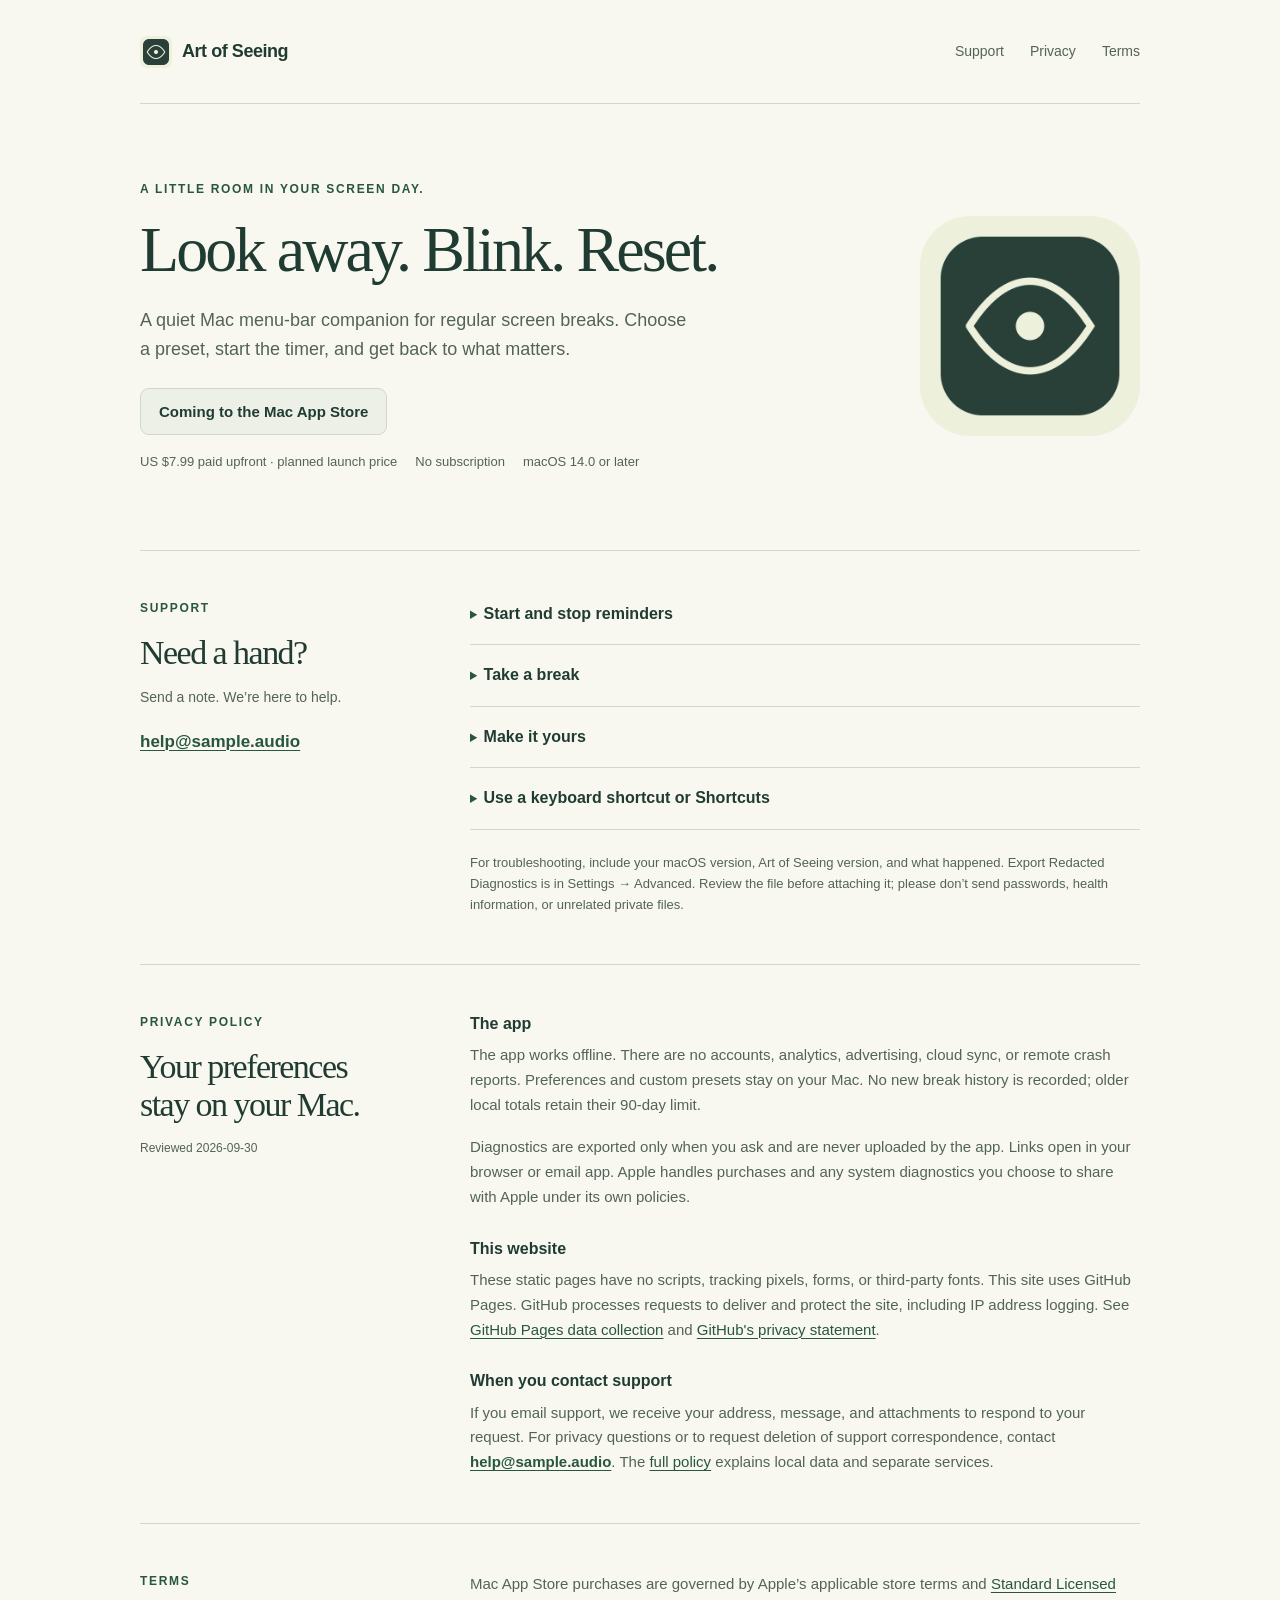
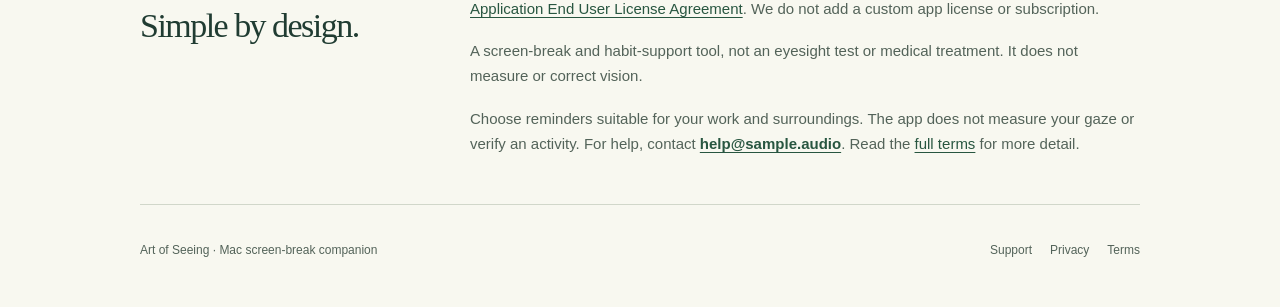
<file: index.html>
<!doctype html>
<html lang="en"><head><meta charset="utf-8"><meta name="viewport" content="width=device-width,initial-scale=1"><title>Art of Seeing — Support &amp; Privacy</title><meta name="description" content="A quiet Mac menu-bar companion for regular screen breaks."><meta name="robots" content="index, follow"><meta name="color-scheme" content="light dark"><meta name="referrer" content="no-referrer"><meta http-equiv="Content-Security-Policy" content="default-src 'none'; style-src 'self'; img-src 'self'; font-src 'self'; base-uri 'none'; form-action 'none'"><meta property="og:type" content="website"><meta property="og:title" content="Art of Seeing"><meta property="og:description" content="A quiet Mac menu-bar companion for regular screen breaks."><link rel="canonical" href="https://jentler.github.io/Art-of-Seeing-support/"><meta property="og:url" content="https://jentler.github.io/Art-of-Seeing-support/"><meta property="og:image" content="https://jentler.github.io/Art-of-Seeing-support/assets/social.png"><link rel="icon" type="image/svg+xml" href="assets/identity.svg"><link rel="stylesheet" href="assets/style.css"></head>
<body><a class="skip" href="#main">Skip to content</a><header class="site-header"><a class="brand" href="index.html" aria-label="Art of Seeing home"><img src="assets/app-icon.png" alt="" width="32" height="32"><span>Art of Seeing</span></a><nav aria-label="Main navigation"><a href="#support">Support</a><a href="#privacy">Privacy</a><a href="#terms">Terms</a></nav></header><main id="main" tabindex="-1"><section class="intro" aria-labelledby="intro-title">
  <div>
    <p class="eyebrow">A little room in your screen day.</p>
    <h1 id="intro-title" data-claim="C001">Look away. Blink. Reset.</h1>
    <p class="lead"><span data-claim="C002">A quiet Mac menu-bar companion for regular screen breaks.</span> Choose a preset, start the timer, and get back to what matters.</p>
    <div class="actions"><span class="availability">Coming to the Mac App Store</span></div>
    <ul class="product-facts" aria-label="Price and requirements"><li><span data-claim="legal.price">US $7.99 paid upfront · planned launch price</span></li><li>No subscription</li><li>macOS 14.0 or later</li></ul>
  </div>
  <img class="hero-icon" src="assets/app-icon.png" width="220" height="220" alt="Art of Seeing’s eye on an ivory and deep green app icon">
</section>
<section id="support" class="content-section" aria-labelledby="support-title">
  <div class="section-heading"><p class="eyebrow">Support</p><h2 id="support-title">Need a hand?</h2><p>Send a note. We’re here to help.</p><p class="contact"><a class="email-link" href="mailto:help@sample.audio">help@sample.audio</a></p></div>
  <div class="section-body help-list">
    <details><summary>Start and stop reminders</summary><p>Click the eye in your menu bar, choose a preset, then click Start. The countdown tells you when your next break is due. Stop leaves reminders inactive; Reset Timer starts a fresh interval. Pause offers 30 minutes, one hour, or until the next local midnight. Quitting Art of Seeing stops reminders.</p></details>
    <details><summary>Take a break</summary><p>When a break is ready, choose Start Break or Skip. Take a Break Now starts your routine immediately. Finish Early ends a running break; I’m Back starts the next work interval after a finished break. In the app’s Guide, use Try beside an activity to try it on its own. See the <a href="guide.html">guide</a> for the controls and activities.</p></details>
    <details><summary>Make it yours</summary><p>Choose 20–20–20, Gentle, or Focus, or create a routine in Settings → Presets. General contains break-window position, preparation, sound, and return behavior. Launch at Login and starting the last preset on launch are separate choices, both off by default. Settings save automatically.</p></details>
    <details><summary>Use a keyboard shortcut or Shortcuts</summary><p>Choose a global shortcut in Settings → Automation to start or stop from another app. None is assigned by default, and no Accessibility permission is needed. Open Shortcuts from the same pane to use Start Reminders, Stop Reminders, Reset Timer, or Get Status.</p></details>
    <p class="support-note">For troubleshooting, include your macOS version, Art of Seeing version, and what happened. Export Redacted Diagnostics is in Settings → Advanced. Review the file before attaching it; please don’t send passwords, health information, or unrelated private files.</p>
  </div>
</section>
<section id="privacy" class="content-section" aria-labelledby="privacy-title">
  <div class="section-heading"><p class="eyebrow">Privacy Policy</p><h2 id="privacy-title">Your preferences stay on your Mac.</h2><p class="updated">Reviewed 2026-09-30</p></div>
  <div class="section-body policy-copy">
    <h3>The app</h3><p><span data-claim="C004">The app works offline.</span> There are no accounts, analytics, advertising, cloud sync, or remote crash reports. Preferences and custom presets stay on your Mac. No new break history is recorded; older local totals retain their 90-day limit.</p><p>Diagnostics are exported only when you ask and are never uploaded by the app. Links open in your browser or email app. Apple handles purchases and any system diagnostics you choose to share with Apple under its own policies.</p>
    <h3>This website</h3><p>These static pages have no scripts, tracking pixels, forms, or third-party fonts. This site uses GitHub Pages. GitHub processes requests to deliver and protect the site, including IP address logging. See <a href="https://docs.github.com/en/pages/getting-started-with-github-pages/what-is-github-pages#data-collection">GitHub Pages data collection</a> and <a href="https://docs.github.com/en/site-policy/privacy-policies/github-general-privacy-statement">GitHub's privacy statement</a>.</p>
    <h3>When you contact support</h3><p>If you email support, we receive your address, message, and attachments to respond to your request. For privacy questions or to request deletion of support correspondence, contact <a class="email-link" href="mailto:help@sample.audio">help@sample.audio</a>. The <a href="privacy.html">full policy</a> explains local data and separate services.</p>
  </div>
</section>
<section id="terms" class="content-section" aria-labelledby="terms-title">
  <div class="section-heading"><p class="eyebrow">Terms</p><h2 id="terms-title">Simple by design.</h2></div>
  <div class="section-body policy-copy">
    <p>Mac App Store purchases are governed by Apple’s applicable store terms and <a href="https://www.apple.com/legal/internet-services/itunes/dev/stdeula/">Standard Licensed Application End User License Agreement</a>. We do not add a custom app license or subscription.</p>
    <p data-claim="C006">A screen-break and habit-support tool, not an eyesight test or medical treatment. It does not measure or correct vision.</p><p>Choose reminders suitable for your work and surroundings. The app does not measure your gaze or verify an activity. For help, contact <a class="email-link" href="mailto:help@sample.audio">help@sample.audio</a>. Read the <a href="terms.html">full terms</a> for more detail.</p>
  </div>
</section>
</main><footer class="site-footer"><span>Art of Seeing · Mac screen-break companion</span><nav aria-label="Footer navigation"><a href="#support">Support</a><a href="#privacy">Privacy</a><a href="#terms">Terms</a></nav></footer></body></html>
</file>
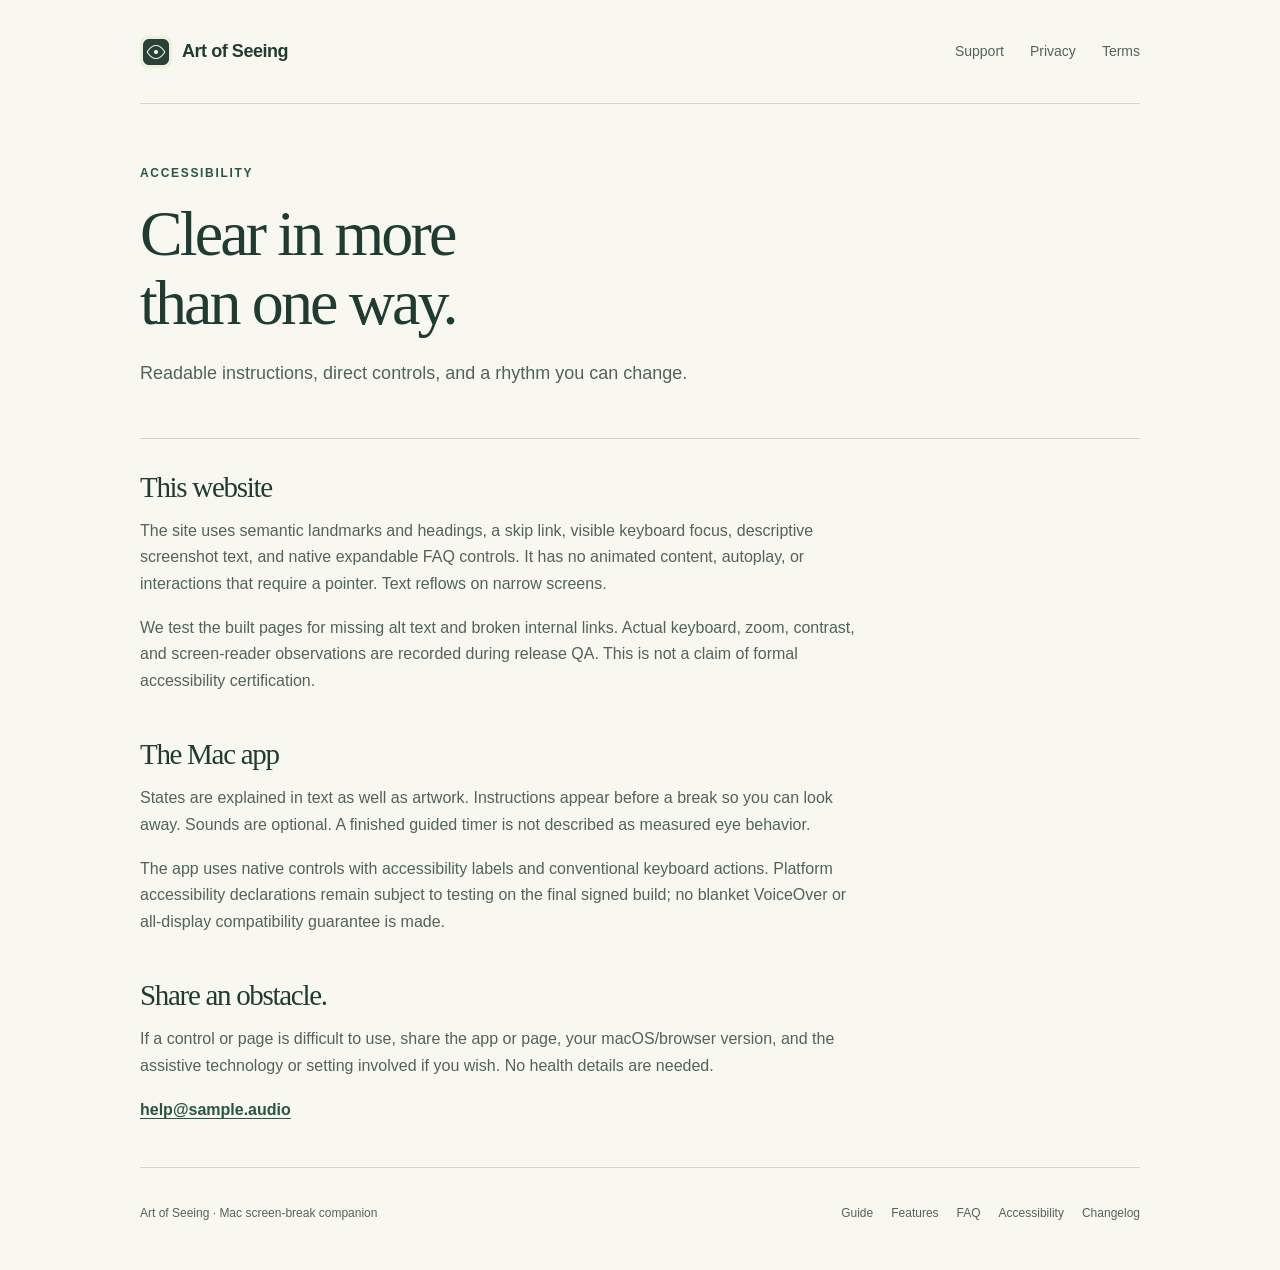
<file: accessibility.html>
<!doctype html>
<html lang="en"><head><meta charset="utf-8"><meta name="viewport" content="width=device-width,initial-scale=1"><title>Art of Seeing — Accessibility</title><meta name="description" content="A quiet Mac menu-bar companion for regular screen breaks."><meta name="robots" content="index, follow"><meta name="color-scheme" content="light dark"><meta name="referrer" content="no-referrer"><meta http-equiv="Content-Security-Policy" content="default-src 'none'; style-src 'self'; img-src 'self'; font-src 'self'; base-uri 'none'; form-action 'none'"><meta property="og:type" content="website"><meta property="og:title" content="Art of Seeing"><meta property="og:description" content="A quiet Mac menu-bar companion for regular screen breaks."><link rel="canonical" href="https://jentler.github.io/Art-of-Seeing-support/accessibility.html"><meta property="og:url" content="https://jentler.github.io/Art-of-Seeing-support/accessibility.html"><meta property="og:image" content="https://jentler.github.io/Art-of-Seeing-support/assets/social.png"><link rel="icon" type="image/svg+xml" href="assets/identity.svg"><link rel="stylesheet" href="assets/style.css"></head>
<body><a class="skip" href="#main">Skip to content</a><header class="site-header"><a class="brand" href="index.html" aria-label="Art of Seeing home"><img src="assets/app-icon.png" alt="" width="32" height="32"><span>Art of Seeing</span></a><nav aria-label="Main navigation"><a href="index.html#support">Support</a><a href="index.html#privacy">Privacy</a><a href="index.html#terms">Terms</a></nav></header><main id="main" tabindex="-1"><header class="page-heading"><p class="eyebrow">Accessibility</p><h1>Clear in more<br>than one way.</h1><p class="lead">Readable instructions, direct controls, and a rhythm you can change.</p></header>
<div class="prose"><section><h2>This website</h2><p>The site uses semantic landmarks and headings, a skip link, visible keyboard focus, descriptive screenshot text, and native expandable FAQ controls. It has no animated content, autoplay, or interactions that require a pointer. Text reflows on narrow screens.</p><p>We test the built pages for missing alt text and broken internal links. Actual keyboard, zoom, contrast, and screen-reader observations are recorded during release QA. This is not a claim of formal accessibility certification.</p></section><section><h2>The Mac app</h2><p>States are explained in text as well as artwork. Instructions appear before a break so you can look away. Sounds are optional. A finished guided timer is not described as measured eye behavior.</p><p>The app uses native controls with accessibility labels and conventional keyboard actions. Platform accessibility declarations remain subject to testing on the final signed build; no blanket VoiceOver or all-display compatibility guarantee is made.</p></section><section><h2>Share an obstacle.</h2><p>If a control or page is difficult to use, share the app or page, your macOS/browser version, and the assistive technology or setting involved if you wish. No health details are needed.</p><p class="contact"><a class="email-link" href="mailto:help@sample.audio">help@sample.audio</a></p></section></div>
</main><footer class="site-footer"><span>Art of Seeing · Mac screen-break companion</span><nav aria-label="Footer navigation"><a href="guide.html">Guide</a><a href="features.html">Features</a><a href="faq.html">FAQ</a><a href="accessibility.html">Accessibility</a><a href="changelog.html">Changelog</a></nav></footer></body></html>
</file>
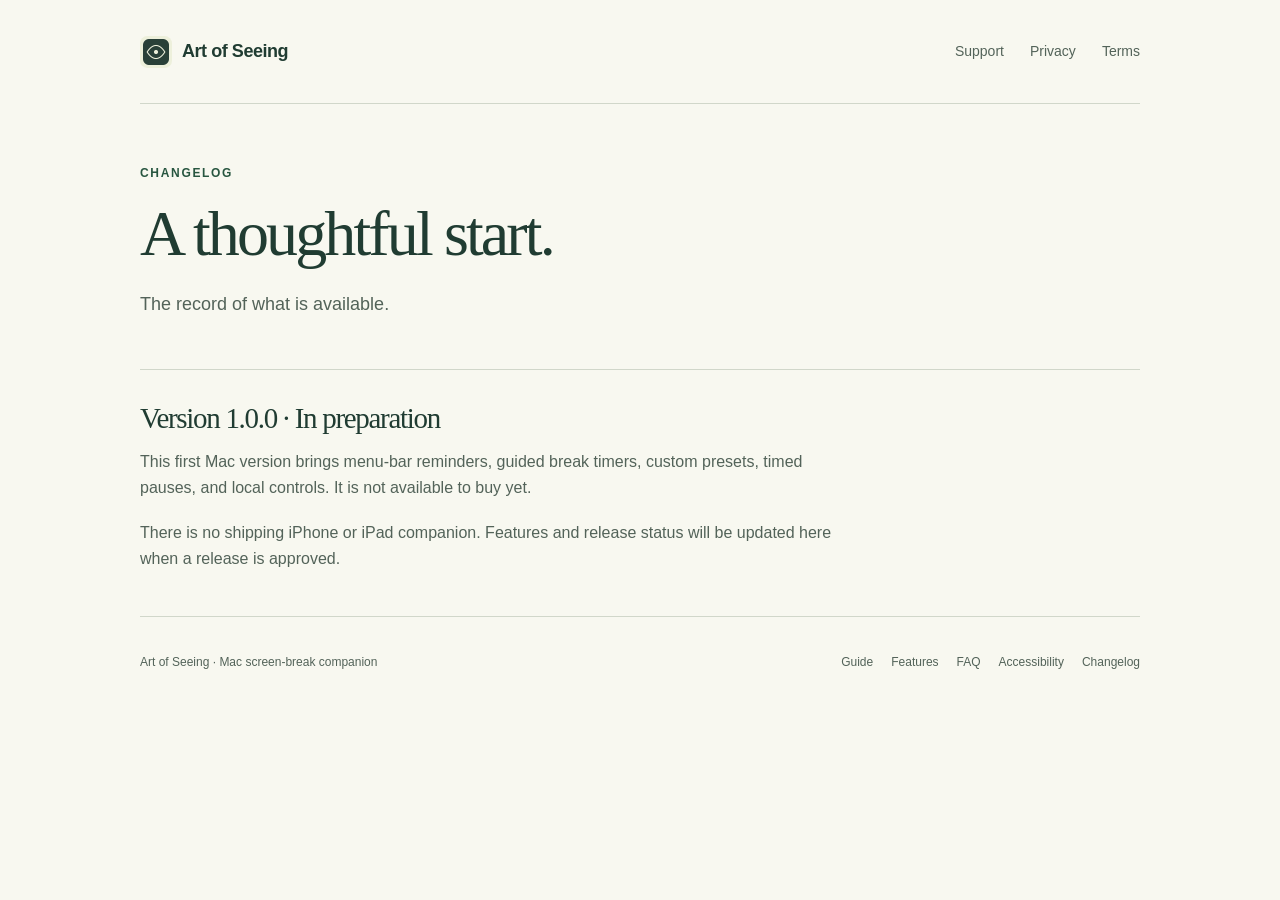
<file: changelog.html>
<!doctype html>
<html lang="en"><head><meta charset="utf-8"><meta name="viewport" content="width=device-width,initial-scale=1"><title>Art of Seeing — Changelog</title><meta name="description" content="A quiet Mac menu-bar companion for regular screen breaks."><meta name="robots" content="index, follow"><meta name="color-scheme" content="light dark"><meta name="referrer" content="no-referrer"><meta http-equiv="Content-Security-Policy" content="default-src 'none'; style-src 'self'; img-src 'self'; font-src 'self'; base-uri 'none'; form-action 'none'"><meta property="og:type" content="website"><meta property="og:title" content="Art of Seeing"><meta property="og:description" content="A quiet Mac menu-bar companion for regular screen breaks."><link rel="canonical" href="https://jentler.github.io/Art-of-Seeing-support/changelog.html"><meta property="og:url" content="https://jentler.github.io/Art-of-Seeing-support/changelog.html"><meta property="og:image" content="https://jentler.github.io/Art-of-Seeing-support/assets/social.png"><link rel="icon" type="image/svg+xml" href="assets/identity.svg"><link rel="stylesheet" href="assets/style.css"></head>
<body><a class="skip" href="#main">Skip to content</a><header class="site-header"><a class="brand" href="index.html" aria-label="Art of Seeing home"><img src="assets/app-icon.png" alt="" width="32" height="32"><span>Art of Seeing</span></a><nav aria-label="Main navigation"><a href="index.html#support">Support</a><a href="index.html#privacy">Privacy</a><a href="index.html#terms">Terms</a></nav></header><main id="main" tabindex="-1"><header class="page-heading"><p class="eyebrow">Changelog</p><h1>A thoughtful start.</h1><p class="lead">The record of what is available.</p></header>
<div class="prose"><section><h2>Version 1.0.0 · In preparation</h2><p>This first Mac version brings menu-bar reminders, guided break timers, custom presets, timed pauses, and local controls. It is not available to buy yet.</p><p>There is no shipping iPhone or iPad companion. Features and release status will be updated here when a release is approved.</p></section></div>
</main><footer class="site-footer"><span>Art of Seeing · Mac screen-break companion</span><nav aria-label="Footer navigation"><a href="guide.html">Guide</a><a href="features.html">Features</a><a href="faq.html">FAQ</a><a href="accessibility.html">Accessibility</a><a href="changelog.html">Changelog</a></nav></footer></body></html>
</file>
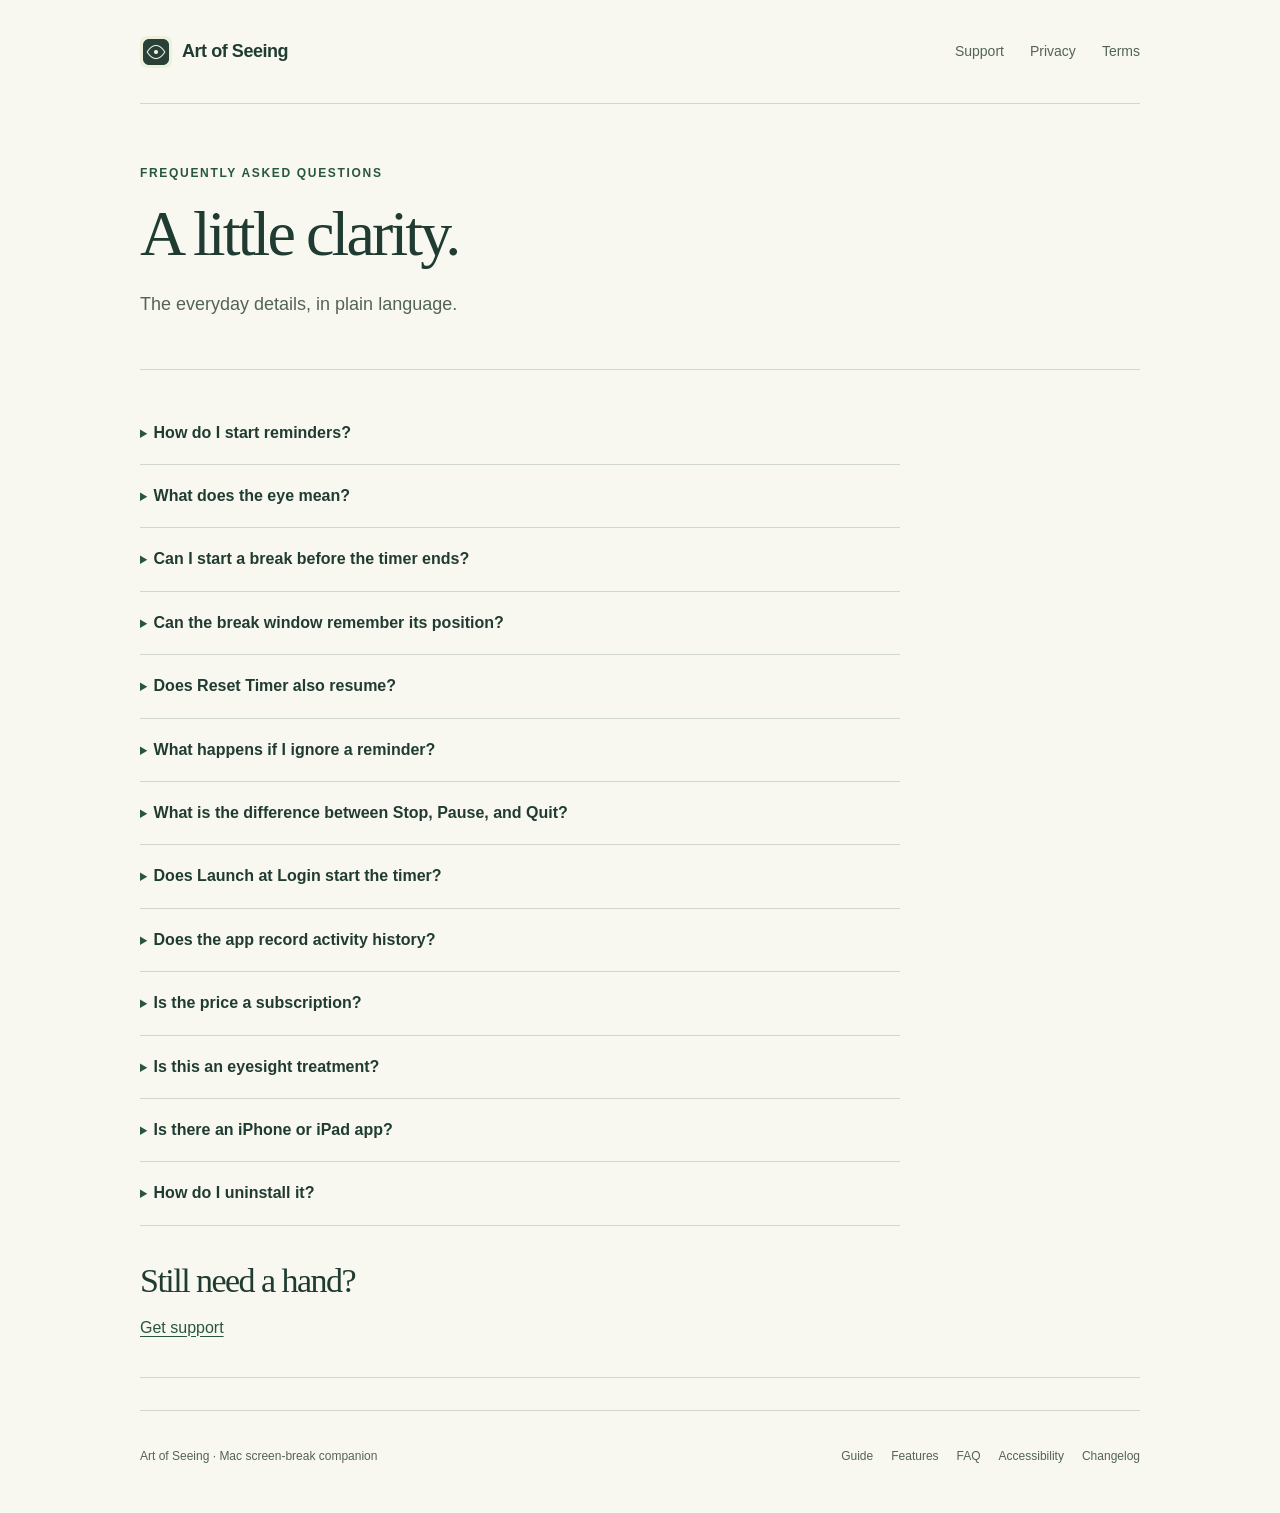
<file: faq.html>
<!doctype html>
<html lang="en"><head><meta charset="utf-8"><meta name="viewport" content="width=device-width,initial-scale=1"><title>Art of Seeing — FAQ</title><meta name="description" content="A quiet Mac menu-bar companion for regular screen breaks."><meta name="robots" content="index, follow"><meta name="color-scheme" content="light dark"><meta name="referrer" content="no-referrer"><meta http-equiv="Content-Security-Policy" content="default-src 'none'; style-src 'self'; img-src 'self'; font-src 'self'; base-uri 'none'; form-action 'none'"><meta property="og:type" content="website"><meta property="og:title" content="Art of Seeing"><meta property="og:description" content="A quiet Mac menu-bar companion for regular screen breaks."><link rel="canonical" href="https://jentler.github.io/Art-of-Seeing-support/faq.html"><meta property="og:url" content="https://jentler.github.io/Art-of-Seeing-support/faq.html"><meta property="og:image" content="https://jentler.github.io/Art-of-Seeing-support/assets/social.png"><link rel="icon" type="image/svg+xml" href="assets/identity.svg"><link rel="stylesheet" href="assets/style.css"></head>
<body><a class="skip" href="#main">Skip to content</a><header class="site-header"><a class="brand" href="index.html" aria-label="Art of Seeing home"><img src="assets/app-icon.png" alt="" width="32" height="32"><span>Art of Seeing</span></a><nav aria-label="Main navigation"><a href="index.html#support">Support</a><a href="index.html#privacy">Privacy</a><a href="index.html#terms">Terms</a></nav></header><main id="main" tabindex="-1"><header class="page-heading"><p class="eyebrow">Frequently asked questions</p><h1>A little clarity.</h1><p class="lead">The everyday details, in plain language.</p></header>
<div class="prose faq">
<details><summary>How do I start reminders?</summary><p>Click the eye in your menu bar, then choose Start. Stop keeps reminders inactive until you start again. Opening the menu does not start or reset a timer.</p></details>
<details><summary>What does the eye mean?</summary><p>Open means reminders are active. Closed means stopped, paused, or waiting for your return. Open the menu to read the countdown or current break state. General can also show the remaining time beside the eye, including during a timed pause, using h for hours, m for minutes, and s for seconds.</p></details>
<details><summary>Can I start a break before the timer ends?</summary><p>Yes. Choose Take a Break Now in the menu or by right-clicking the menu-bar eye. It begins your selected routine without turning stopped recurring reminders on.</p></details>
<details><summary>Can the break window remember its position?</summary><p>Yes. In Settings → General, choose Remember Last Position or Always in the Center. A remembered position survives relaunch; if its display is unavailable, the window opens in the center.</p></details>
<details><summary>Does Reset Timer also resume?</summary><p>No. Reset begins a fresh interval while preserving your active or stopped choice.</p></details>
<details><summary>What happens if I ignore a reminder?</summary><p>It stays actionable for five minutes without repeated prompting. Then the cycle continues. An unanswered reminder is never treated as a completed break.</p></details>
<details><summary>What is the difference between Stop, Pause, and Quit?</summary><p>Stop keeps reminders inactive until you choose Start. Pause resumes after 30 minutes, one hour, or at the next local midnight. Quit closes the app and stops reminders. It reads Quit &amp; Stop while reminders or a break are active, and Quit Art of Seeing when inactive or paused.</p></details>
<details><summary>Does Launch at Login start the timer?</summary><p>It opens the app. Starting the last preset on launch is a separate preference. Both begin off. macOS may require approval for the login item.</p></details>
<details><summary>Does the app record activity history?</summary><p>No new activity history is recorded. Existing totals from earlier versions stay on your Mac under the 90-day retention limit, applied when the app updates or restores saved state.</p></details>
<details><summary>Is the price a subscription?</summary><p>The planned US launch price is $7.99 paid upfront. There is no subscription or in-app purchase. The Mac App Store shows local prices and applicable taxes. No future iOS app or every future major version is promised as part of the purchase.</p></details>
<details><summary>Is this an eyesight treatment?</summary><p data-claim="C006">A screen-break and habit-support tool, not an eyesight test or medical treatment. It does not measure or correct vision.</p></details>
<details><summary>Is there an iPhone or iPad app?</summary><p>There is no shipping iOS companion. This website describes the Mac app; no iOS release date or purchase entitlement is promised.</p></details>
<details><summary>How do I uninstall it?</summary><p>Disable Launch at Login if enabled, quit the app, then move it from Applications to the Trash. Deleting an app does not necessarily delete its local container data.</p></details>
</div>
<section class="closing section"><h2>Still need a hand?</h2><a href="support.html">Get support</a></section>
</main><footer class="site-footer"><span>Art of Seeing · Mac screen-break companion</span><nav aria-label="Footer navigation"><a href="guide.html">Guide</a><a href="features.html">Features</a><a href="faq.html">FAQ</a><a href="accessibility.html">Accessibility</a><a href="changelog.html">Changelog</a></nav></footer></body></html>
</file>
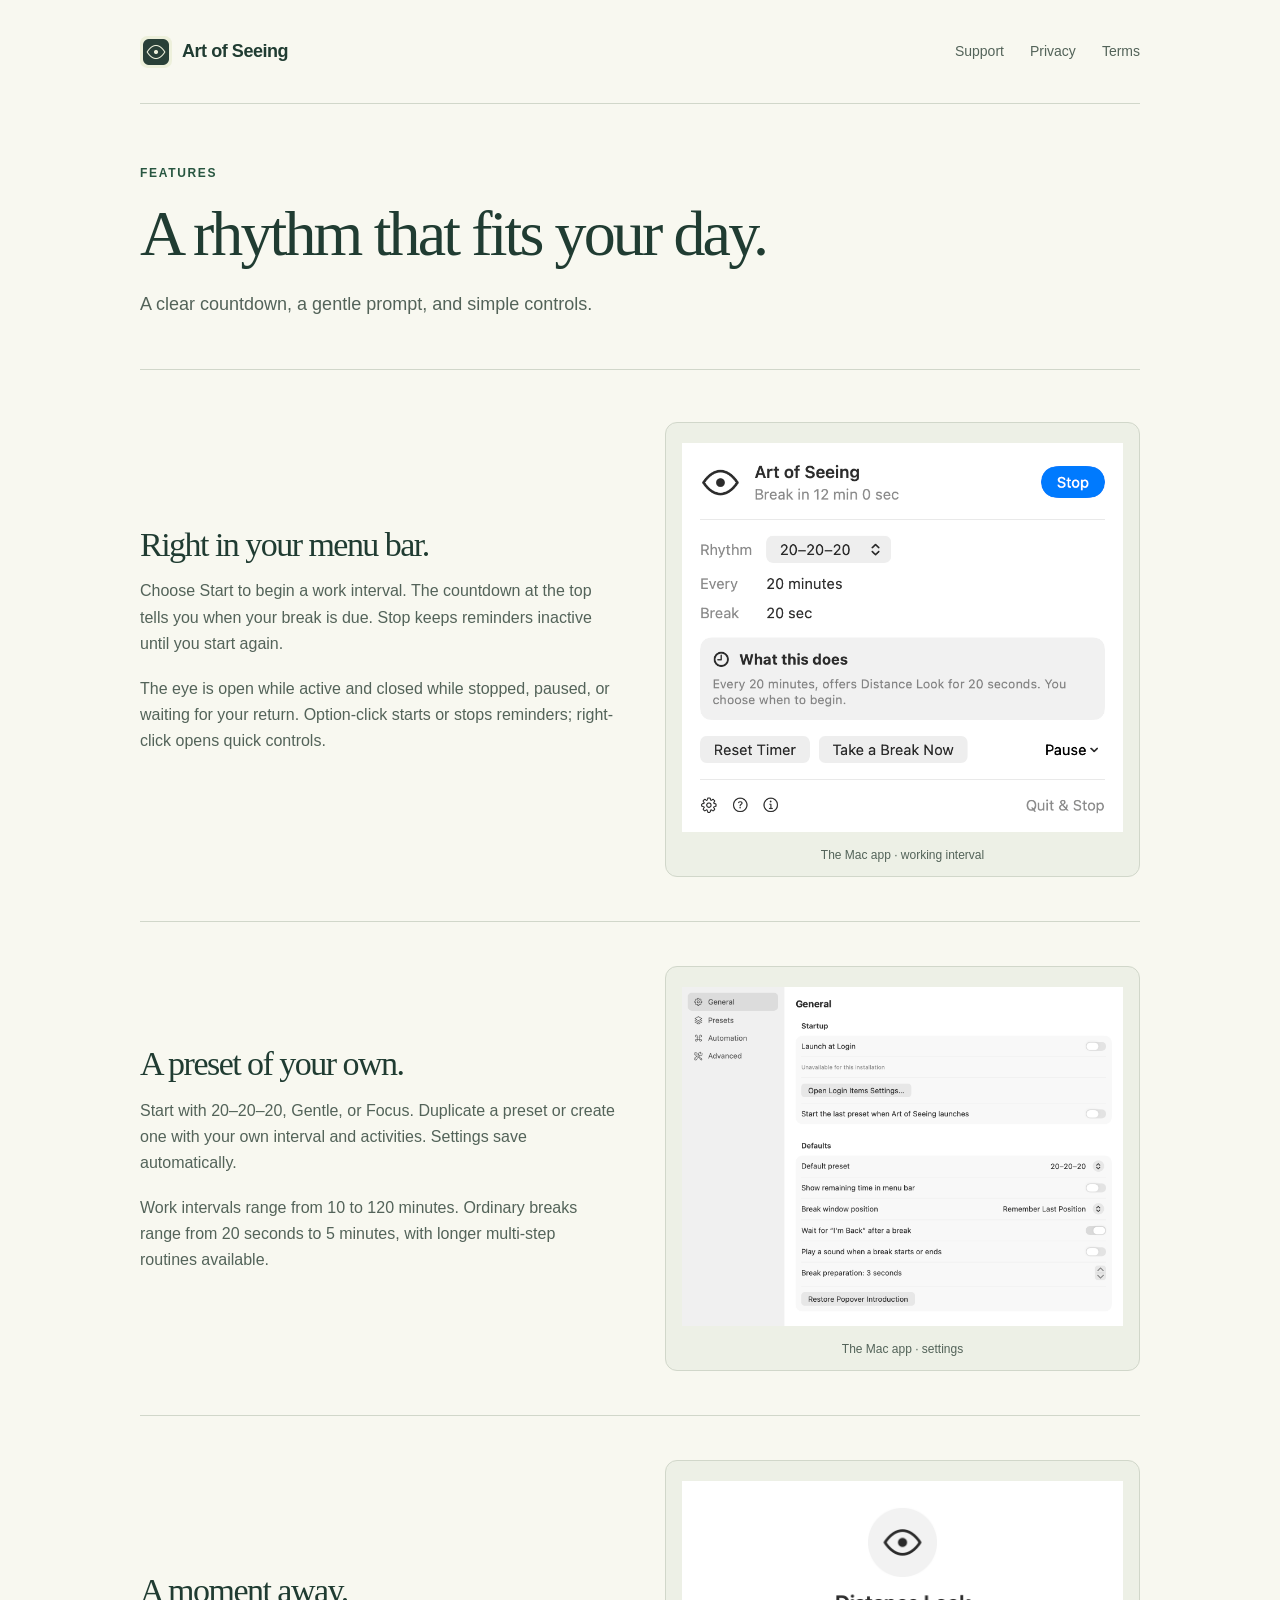
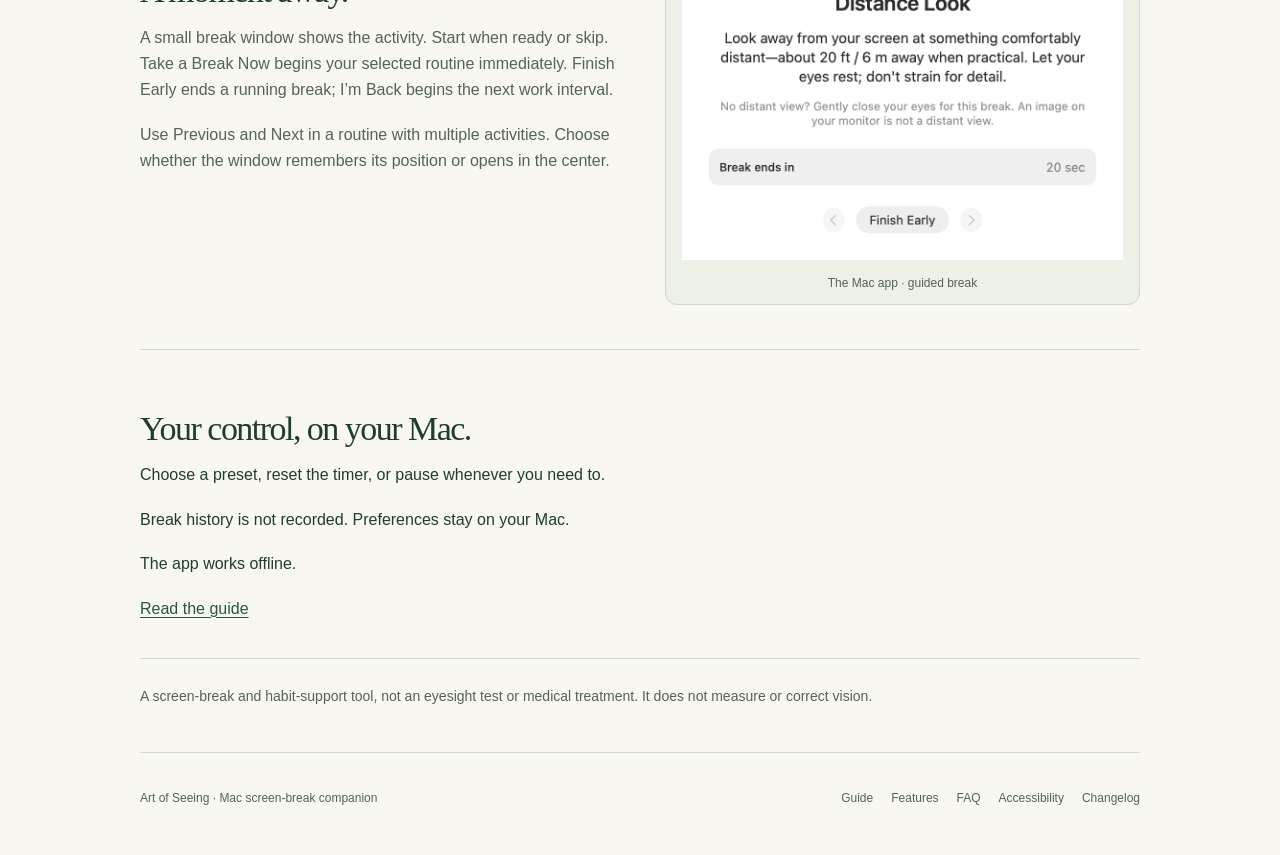
<file: features.html>
<!doctype html>
<html lang="en"><head><meta charset="utf-8"><meta name="viewport" content="width=device-width,initial-scale=1"><title>Art of Seeing — Features</title><meta name="description" content="A quiet Mac menu-bar companion for regular screen breaks."><meta name="robots" content="index, follow"><meta name="color-scheme" content="light dark"><meta name="referrer" content="no-referrer"><meta http-equiv="Content-Security-Policy" content="default-src 'none'; style-src 'self'; img-src 'self'; font-src 'self'; base-uri 'none'; form-action 'none'"><meta property="og:type" content="website"><meta property="og:title" content="Art of Seeing"><meta property="og:description" content="A quiet Mac menu-bar companion for regular screen breaks."><link rel="canonical" href="https://jentler.github.io/Art-of-Seeing-support/features.html"><meta property="og:url" content="https://jentler.github.io/Art-of-Seeing-support/features.html"><meta property="og:image" content="https://jentler.github.io/Art-of-Seeing-support/assets/social.png"><link rel="icon" type="image/svg+xml" href="assets/identity.svg"><link rel="stylesheet" href="assets/style.css"></head>
<body><a class="skip" href="#main">Skip to content</a><header class="site-header"><a class="brand" href="index.html" aria-label="Art of Seeing home"><img src="assets/app-icon.png" alt="" width="32" height="32"><span>Art of Seeing</span></a><nav aria-label="Main navigation"><a href="index.html#support">Support</a><a href="index.html#privacy">Privacy</a><a href="index.html#terms">Terms</a></nav></header><main id="main" tabindex="-1"><header class="page-heading"><p class="eyebrow">Features</p><h1>A rhythm that fits your day.</h1><p class="lead">A clear countdown, a gentle prompt, and simple controls.</p></header>
<section class="feature-row"><div><h2>Right in your menu bar.</h2><p>Choose Start to begin a work interval. The countdown at the top tells you when your break is due. Stop keeps reminders inactive until you start again.</p><p>The eye is open while active and closed while stopped, paused, or waiting for your return. Option-click starts or stops reminders; right-click opens quick controls.</p></div><figure class="capture"><img src="assets/working.png" alt="The app&#x27;s working popover with current state, remaining time, Reset Timer, Take a Break Now, and Pause controls." loading="lazy" width="780" height="688"><figcaption>The Mac app · working interval</figcaption></figure></section>
<section class="feature-row"><div><h2>A preset of your own.</h2><p>Start with 20–20–20, Gentle, or Focus. Duplicate a preset or create one with your own interval and activities. Settings save automatically.</p><p>Work intervals range from 10 to 120 minutes. Ordinary breaks range from 20 seconds to 5 minutes, with longer multi-step routines available.</p></div><figure class="capture"><img src="assets/settings.png" alt="The app&#x27;s native Settings window showing reminder preferences." loading="lazy" width="1560" height="1200"><figcaption>The Mac app · settings</figcaption></figure></section>
<section class="feature-row"><div><h2>A moment away.</h2><p>A small break window shows the activity. Start when ready or skip. Take a Break Now begins your selected routine immediately. Finish Early ends a running break; I’m Back begins the next work interval.</p><p>Use Previous and Next in a routine with multiple activities. Choose whether the window remembers its position or opens in the center.</p></div><figure class="capture"><img src="assets/guided-break.png" alt="The app&#x27;s guided break panel with an activity instruction, remaining time, and Finish Early control." loading="lazy" width="920" height="790"><figcaption>The Mac app · guided break</figcaption></figure></section>
<section class="section"><h2>Your control, on your Mac.</h2><p data-claim="C010">Choose a preset, reset the timer, or pause whenever you need to.</p><p data-claim="C005">Break history is not recorded. Preferences stay on your Mac.</p><p data-claim="C004">The app works offline.</p><a href="guide.html">Read the guide</a></section>
<aside class="wellness"><p data-claim="C006">A screen-break and habit-support tool, not an eyesight test or medical treatment. It does not measure or correct vision.</p></aside>
</main><footer class="site-footer"><span>Art of Seeing · Mac screen-break companion</span><nav aria-label="Footer navigation"><a href="guide.html">Guide</a><a href="features.html">Features</a><a href="faq.html">FAQ</a><a href="accessibility.html">Accessibility</a><a href="changelog.html">Changelog</a></nav></footer></body></html>
</file>
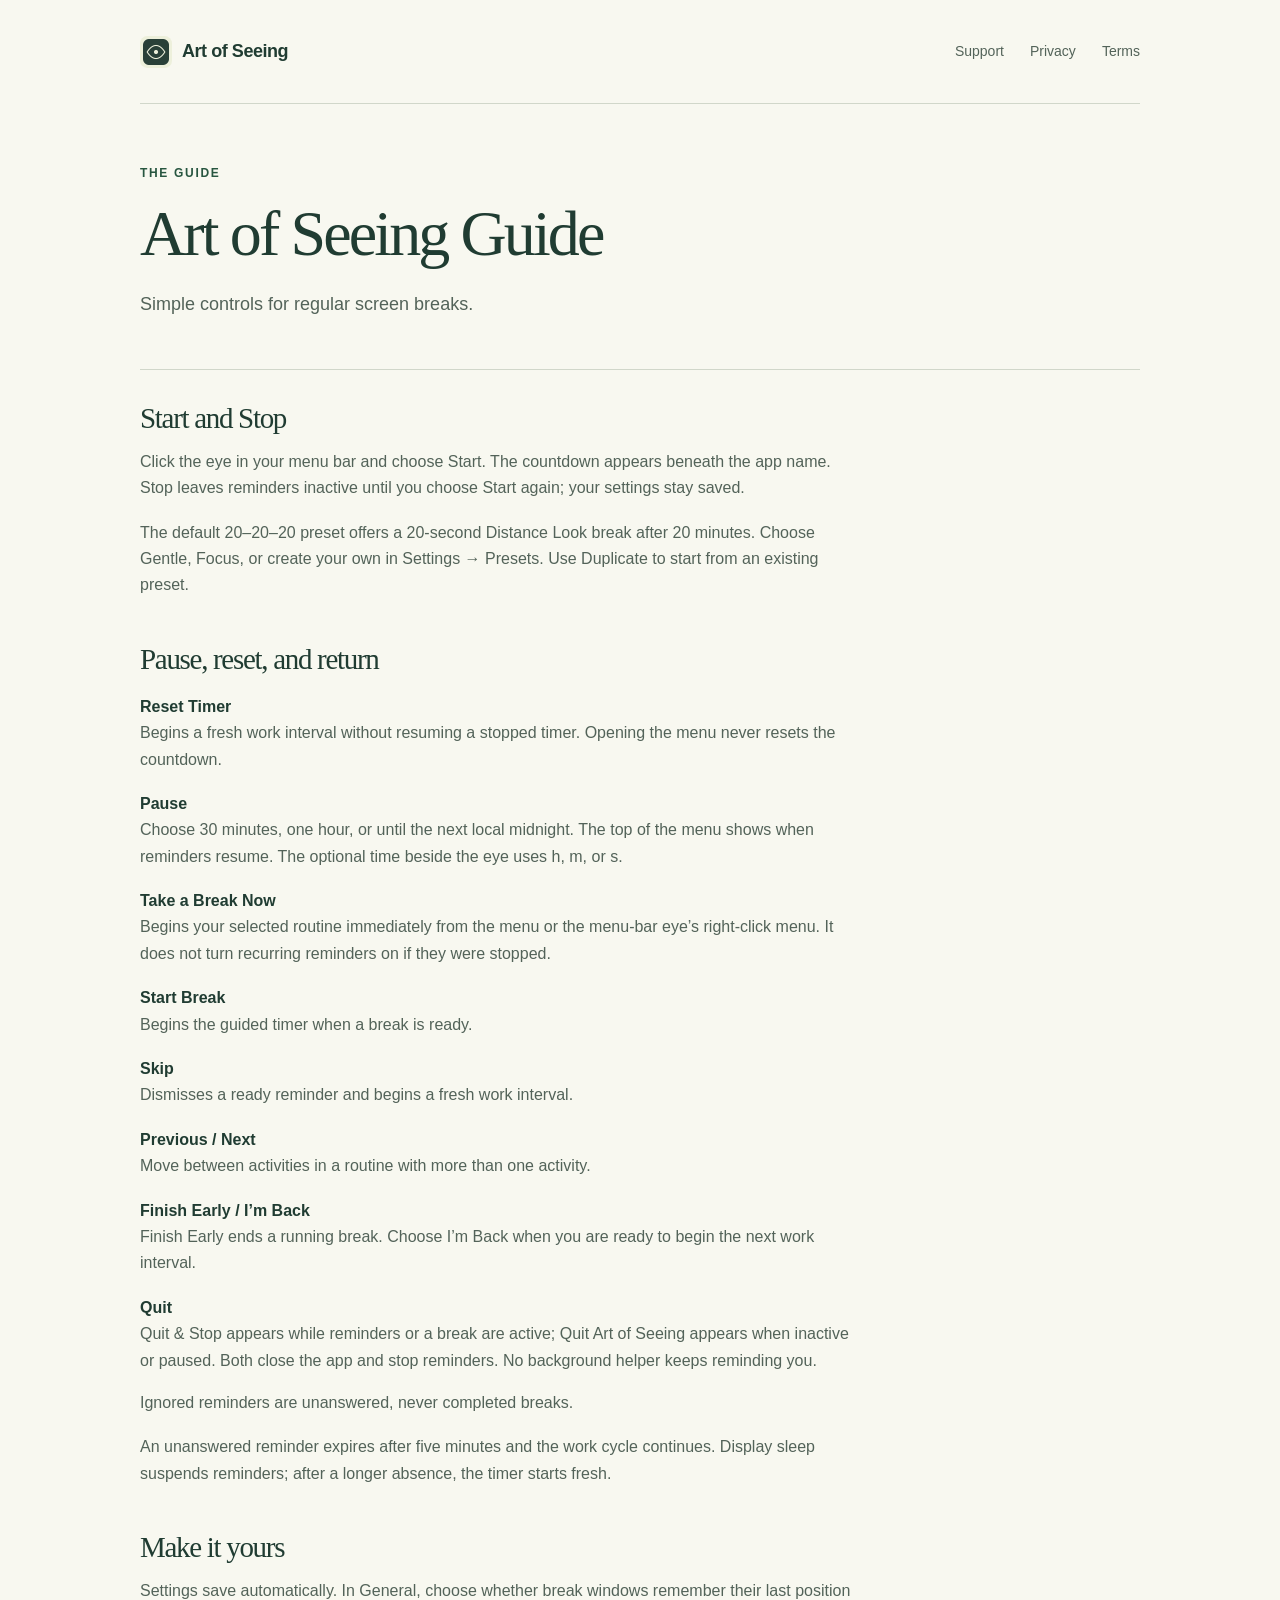
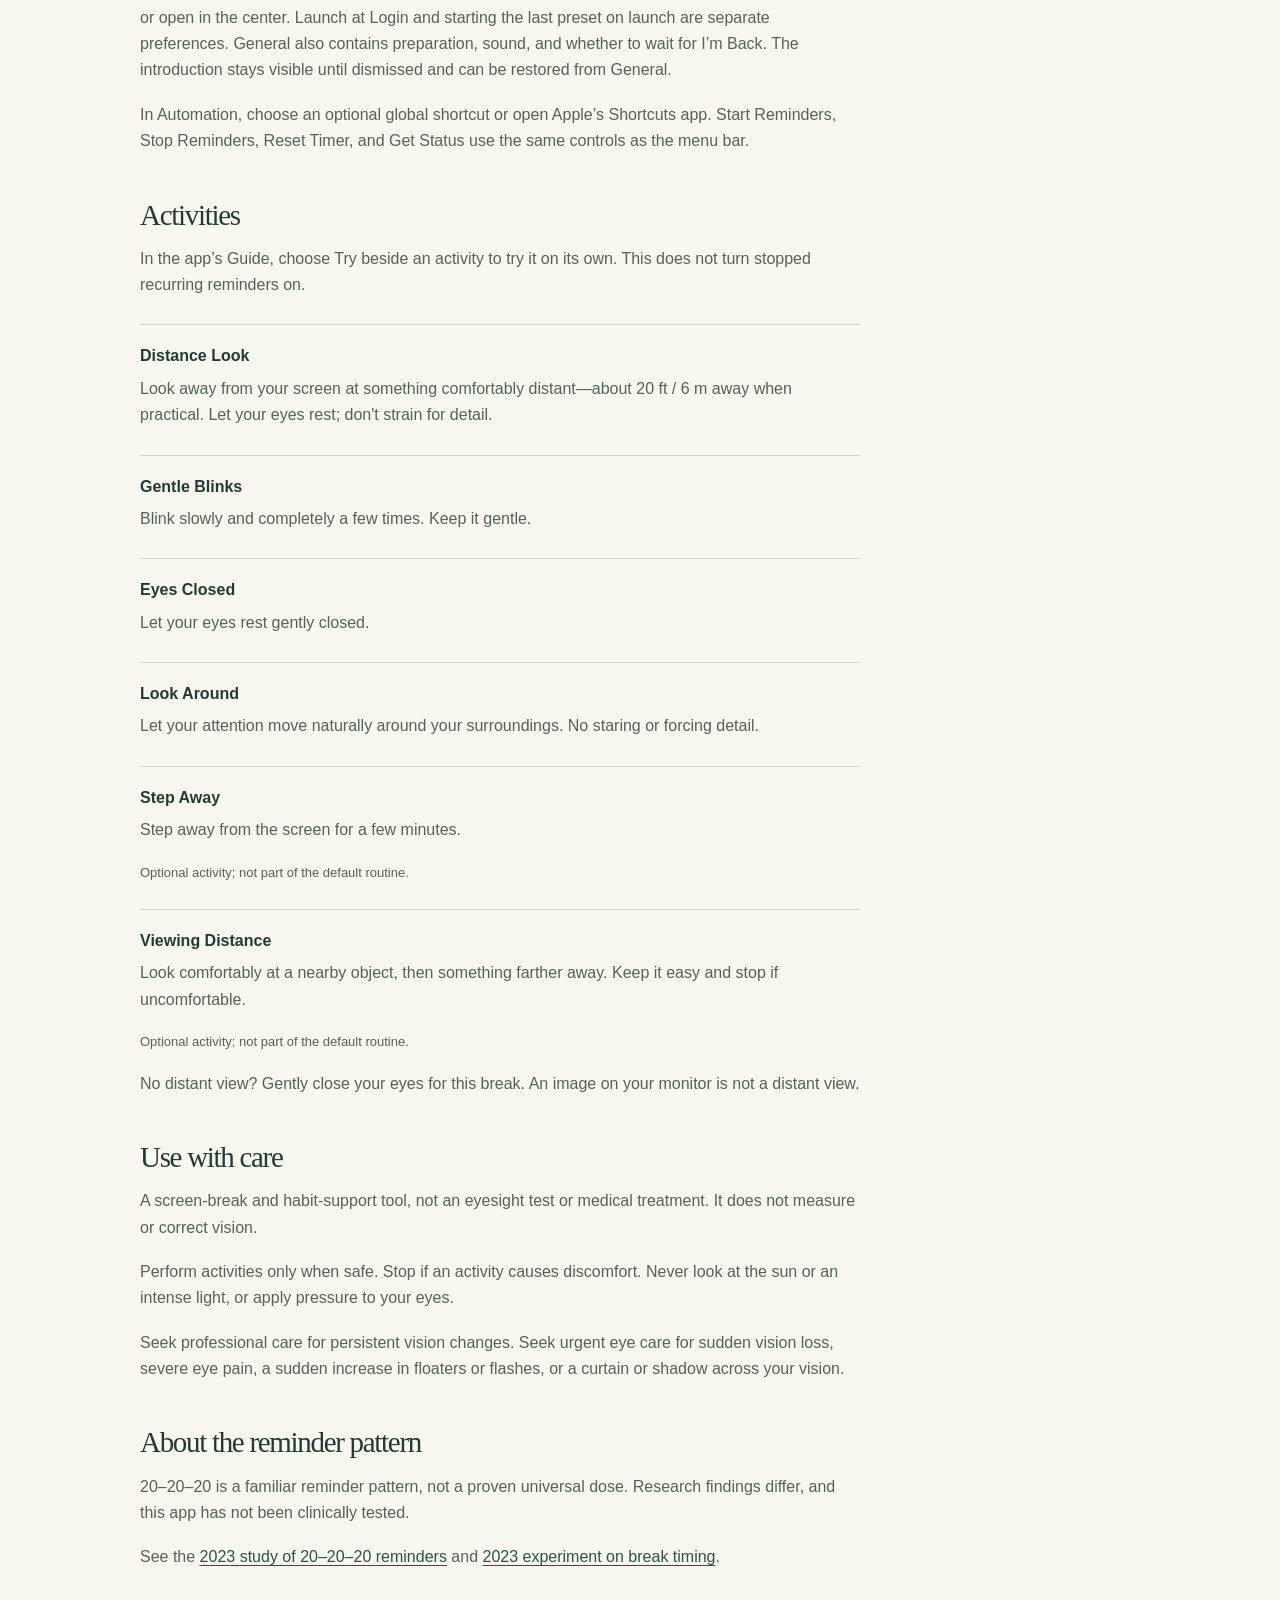
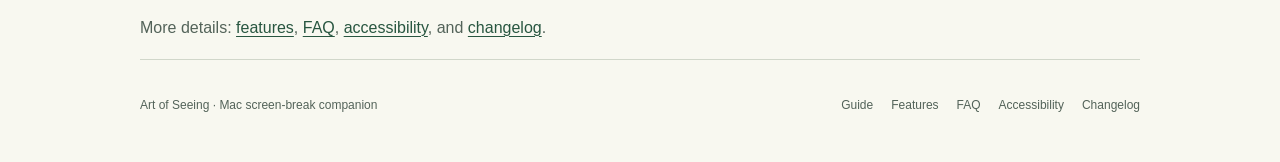
<file: guide.html>
<!doctype html>
<html lang="en"><head><meta charset="utf-8"><meta name="viewport" content="width=device-width,initial-scale=1"><title>Art of Seeing — Guide</title><meta name="description" content="A quiet Mac menu-bar companion for regular screen breaks."><meta name="robots" content="index, follow"><meta name="color-scheme" content="light dark"><meta name="referrer" content="no-referrer"><meta http-equiv="Content-Security-Policy" content="default-src 'none'; style-src 'self'; img-src 'self'; font-src 'self'; base-uri 'none'; form-action 'none'"><meta property="og:type" content="website"><meta property="og:title" content="Art of Seeing"><meta property="og:description" content="A quiet Mac menu-bar companion for regular screen breaks."><link rel="canonical" href="https://jentler.github.io/Art-of-Seeing-support/guide.html"><meta property="og:url" content="https://jentler.github.io/Art-of-Seeing-support/guide.html"><meta property="og:image" content="https://jentler.github.io/Art-of-Seeing-support/assets/social.png"><link rel="icon" type="image/svg+xml" href="assets/identity.svg"><link rel="stylesheet" href="assets/style.css"></head>
<body><a class="skip" href="#main">Skip to content</a><header class="site-header"><a class="brand" href="index.html" aria-label="Art of Seeing home"><img src="assets/app-icon.png" alt="" width="32" height="32"><span>Art of Seeing</span></a><nav aria-label="Main navigation"><a href="index.html#support">Support</a><a href="index.html#privacy">Privacy</a><a href="index.html#terms">Terms</a></nav></header><main id="main" tabindex="-1"><header class="page-heading"><p class="eyebrow">The guide</p><h1>Art of Seeing Guide</h1><p class="lead">Simple controls for regular screen breaks.</p></header>
<div class="prose">
<section id="start"><h2>Start and Stop</h2><p>Click the eye in your menu bar and choose Start. The countdown appears beneath the app name. Stop leaves reminders inactive until you choose Start again; your settings stay saved.</p><p>The default 20–20–20 preset offers a 20-second Distance Look break after 20 minutes. Choose Gentle, Focus, or create your own in Settings → Presets. Use Duplicate to start from an existing preset.</p></section>
<section id="controls"><h2>Pause, reset, and return</h2><dl class="control-list"><dt>Reset Timer</dt><dd>Begins a fresh work interval without resuming a stopped timer. Opening the menu never resets the countdown.</dd><dt>Pause</dt><dd>Choose 30 minutes, one hour, or until the next local midnight. The top of the menu shows when reminders resume. The optional time beside the eye uses h, m, or s.</dd><dt>Take a Break Now</dt><dd>Begins your selected routine immediately from the menu or the menu-bar eye’s right-click menu. It does not turn recurring reminders on if they were stopped.</dd><dt>Start Break</dt><dd>Begins the guided timer when a break is ready.</dd><dt>Skip</dt><dd>Dismisses a ready reminder and begins a fresh work interval.</dd><dt>Previous / Next</dt><dd>Move between activities in a routine with more than one activity.</dd><dt>Finish Early / I’m Back</dt><dd>Finish Early ends a running break. Choose I’m Back when you are ready to begin the next work interval.</dd><dt>Quit</dt><dd>Quit &amp; Stop appears while reminders or a break are active; Quit Art of Seeing appears when inactive or paused. Both close the app and stop reminders. No background helper keeps reminding you.</dd></dl><p data-claim="C017">Ignored reminders are unanswered, never completed breaks.</p><p>An unanswered reminder expires after five minutes and the work cycle continues. Display sleep suspends reminders; after a longer absence, the timer starts fresh.</p></section>
<section id="preferences"><h2>Make it yours</h2><p>Settings save automatically. In General, choose whether break windows remember their last position or open in the center. Launch at Login and starting the last preset on launch are separate preferences. General also contains preparation, sound, and whether to wait for I’m Back. The introduction stays visible until dismissed and can be restored from General.</p><p>In Automation, choose an optional global shortcut or open Apple’s Shortcuts app. Start Reminders, Stop Reminders, Reset Timer, and Get Status use the same controls as the menu bar.</p></section>
<section id="activities"><h2>Activities</h2><p>In the app’s Guide, choose Try beside an activity to try it on its own. This does not turn stopped recurring reminders on.</p><article class="activity"><h3>Distance Look</h3><p data-claim="activity.distance">Look away from your screen at something comfortably distant—about 20 ft / 6 m away when practical. Let your eyes rest; don&#x27;t strain for detail.</p></article><article class="activity"><h3>Gentle Blinks</h3><p data-claim="activity.blinks">Blink slowly and completely a few times. Keep it gentle.</p></article><article class="activity"><h3>Eyes Closed</h3><p data-claim="activity.closed">Let your eyes rest gently closed.</p></article><article class="activity"><h3>Look Around</h3><p data-claim="activity.around">Let your attention move naturally around your surroundings. No staring or forcing detail.</p></article><article class="activity"><h3>Step Away</h3><p data-claim="activity.away">Step away from the screen for a few minutes.</p><p class="fine">Optional activity; not part of the default routine.</p></article><article class="activity"><h3>Viewing Distance</h3><p data-claim="activity.change">Look comfortably at a nearby object, then something farther away. Keep it easy and stop if uncomfortable.</p><p class="fine">Optional activity; not part of the default routine.</p></article><p data-claim="activity.distance.alternative">No distant view? Gently close your eyes for this break. An image on your monitor is not a distant view.</p></section>
<section id="safety"><h2>Use with care</h2><p data-claim="C006">A screen-break and habit-support tool, not an eyesight test or medical treatment. It does not measure or correct vision.</p><p data-claim="safety.general">Perform activities only when safe. Stop if an activity causes discomfort. Never look at the sun or an intense light, or apply pressure to your eyes.</p><p data-claim="C007">Seek professional care for persistent vision changes. Seek urgent eye care for sudden vision loss, severe eye pain, a sudden increase in floaters or flashes, or a curtain or shadow across your vision.</p></section>
<section id="evidence"><h2>About the reminder pattern</h2><p data-claim="C009">20–20–20 is a familiar reminder pattern, not a proven universal dose. Research findings differ, and this app has not been clinically tested.</p><p>See the <a href="https://pubmed.ncbi.nlm.nih.gov/35963776/">2023 study of 20–20–20 reminders</a> and <a href="https://pubmed.ncbi.nlm.nih.gov/36473088/">2023 experiment on break timing</a>.</p></section>
<p class="fine">More details: <a href="features.html">features</a>, <a href="faq.html">FAQ</a>, <a href="accessibility.html">accessibility</a>, and <a href="changelog.html">changelog</a>.</p>
</div>
</main><footer class="site-footer"><span>Art of Seeing · Mac screen-break companion</span><nav aria-label="Footer navigation"><a href="guide.html">Guide</a><a href="features.html">Features</a><a href="faq.html">FAQ</a><a href="accessibility.html">Accessibility</a><a href="changelog.html">Changelog</a></nav></footer></body></html>
</file>
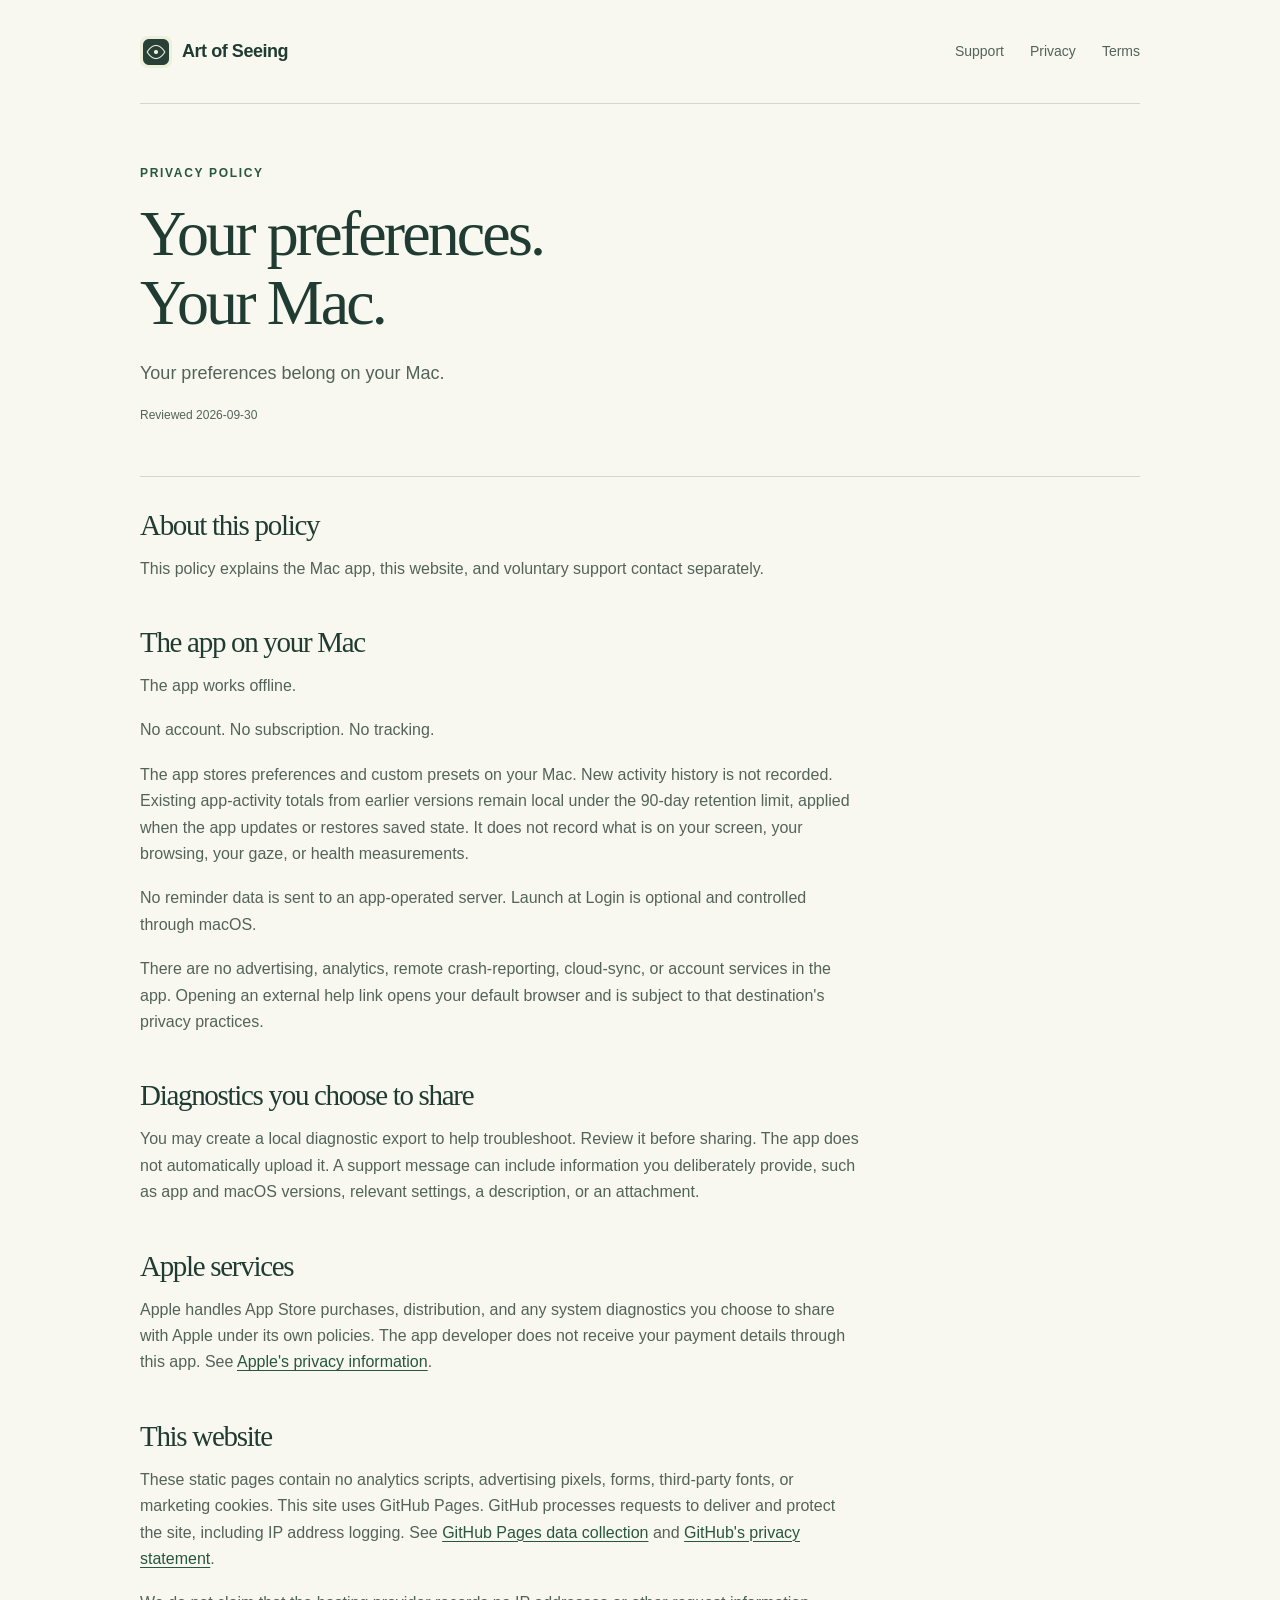
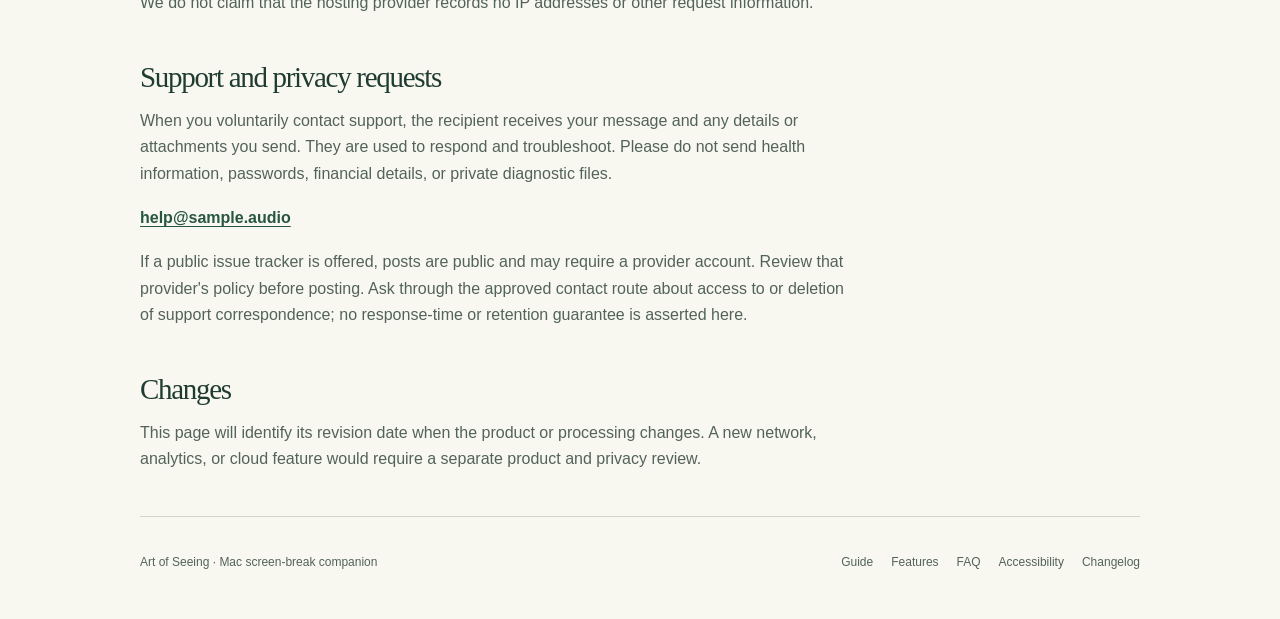
<file: privacy.html>
<!doctype html>
<html lang="en"><head><meta charset="utf-8"><meta name="viewport" content="width=device-width,initial-scale=1"><title>Art of Seeing — Privacy</title><meta name="description" content="A quiet Mac menu-bar companion for regular screen breaks."><meta name="robots" content="index, follow"><meta name="color-scheme" content="light dark"><meta name="referrer" content="no-referrer"><meta http-equiv="Content-Security-Policy" content="default-src 'none'; style-src 'self'; img-src 'self'; font-src 'self'; base-uri 'none'; form-action 'none'"><meta property="og:type" content="website"><meta property="og:title" content="Art of Seeing"><meta property="og:description" content="A quiet Mac menu-bar companion for regular screen breaks."><link rel="canonical" href="https://jentler.github.io/Art-of-Seeing-support/privacy.html"><meta property="og:url" content="https://jentler.github.io/Art-of-Seeing-support/privacy.html"><meta property="og:image" content="https://jentler.github.io/Art-of-Seeing-support/assets/social.png"><link rel="icon" type="image/svg+xml" href="assets/identity.svg"><link rel="stylesheet" href="assets/style.css"></head>
<body><a class="skip" href="#main">Skip to content</a><header class="site-header"><a class="brand" href="index.html" aria-label="Art of Seeing home"><img src="assets/app-icon.png" alt="" width="32" height="32"><span>Art of Seeing</span></a><nav aria-label="Main navigation"><a href="index.html#support">Support</a><a href="index.html#privacy">Privacy</a><a href="index.html#terms">Terms</a></nav></header><main id="main" tabindex="-1"><header class="page-heading"><p class="eyebrow">Privacy policy</p><h1>Your preferences.<br>Your Mac.</h1><p class="lead">Your preferences belong on your Mac.</p><p class="fine">Reviewed 2026-09-30</p></header>
<div class="prose">
<section><h2>About this policy</h2><p>This policy explains the Mac app, this website, and voluntary support contact separately.</p></section>
<section><h2>The app on your Mac</h2><p data-claim="C004">The app works offline.</p><p data-claim="C003">No account. No subscription. No tracking.</p><p>The app stores preferences and custom presets on your Mac. New activity history is not recorded. Existing app-activity totals from earlier versions remain local under the 90-day retention limit, applied when the app updates or restores saved state. It does not record what is on your screen, your browsing, your gaze, or health measurements.</p><p>No reminder data is sent to an app-operated server. Launch at Login is optional and controlled through macOS.</p><p>There are no advertising, analytics, remote crash-reporting, cloud-sync, or account services in the app. Opening an external help link opens your default browser and is subject to that destination's privacy practices.</p></section>
<section><h2>Diagnostics you choose to share</h2><p>You may create a local diagnostic export to help troubleshoot. Review it before sharing. The app does not automatically upload it. A support message can include information you deliberately provide, such as app and macOS versions, relevant settings, a description, or an attachment.</p></section>
<section><h2>Apple services</h2><p>Apple handles App Store purchases, distribution, and any system diagnostics you choose to share with Apple under its own policies. The app developer does not receive your payment details through this app. See <a href="https://www.apple.com/legal/privacy/">Apple's privacy information</a>.</p></section>
<section><h2>This website</h2><p>These static pages contain no analytics scripts, advertising pixels, forms, third-party fonts, or marketing cookies. This site uses GitHub Pages. GitHub processes requests to deliver and protect the site, including IP address logging. See <a href="https://docs.github.com/en/pages/getting-started-with-github-pages/what-is-github-pages#data-collection">GitHub Pages data collection</a> and <a href="https://docs.github.com/en/site-policy/privacy-policies/github-general-privacy-statement">GitHub's privacy statement</a>.</p><p>We do not claim that the hosting provider records no IP addresses or other request information.</p></section>
<section><h2>Support and privacy requests</h2><p>When you voluntarily contact support, the recipient receives your message and any details or attachments you send. They are used to respond and troubleshoot. Please do not send health information, passwords, financial details, or private diagnostic files.</p><p class="contact"><a class="email-link" href="mailto:help@sample.audio">help@sample.audio</a></p><p>If a public issue tracker is offered, posts are public and may require a provider account. Review that provider's policy before posting. Ask through the approved contact route about access to or deletion of support correspondence; no response-time or retention guarantee is asserted here.</p></section>
<section><h2>Changes</h2><p>This page will identify its revision date when the product or processing changes. A new network, analytics, or cloud feature would require a separate product and privacy review.</p></section>
</div>
</main><footer class="site-footer"><span>Art of Seeing · Mac screen-break companion</span><nav aria-label="Footer navigation"><a href="guide.html">Guide</a><a href="features.html">Features</a><a href="faq.html">FAQ</a><a href="accessibility.html">Accessibility</a><a href="changelog.html">Changelog</a></nav></footer></body></html>
</file>
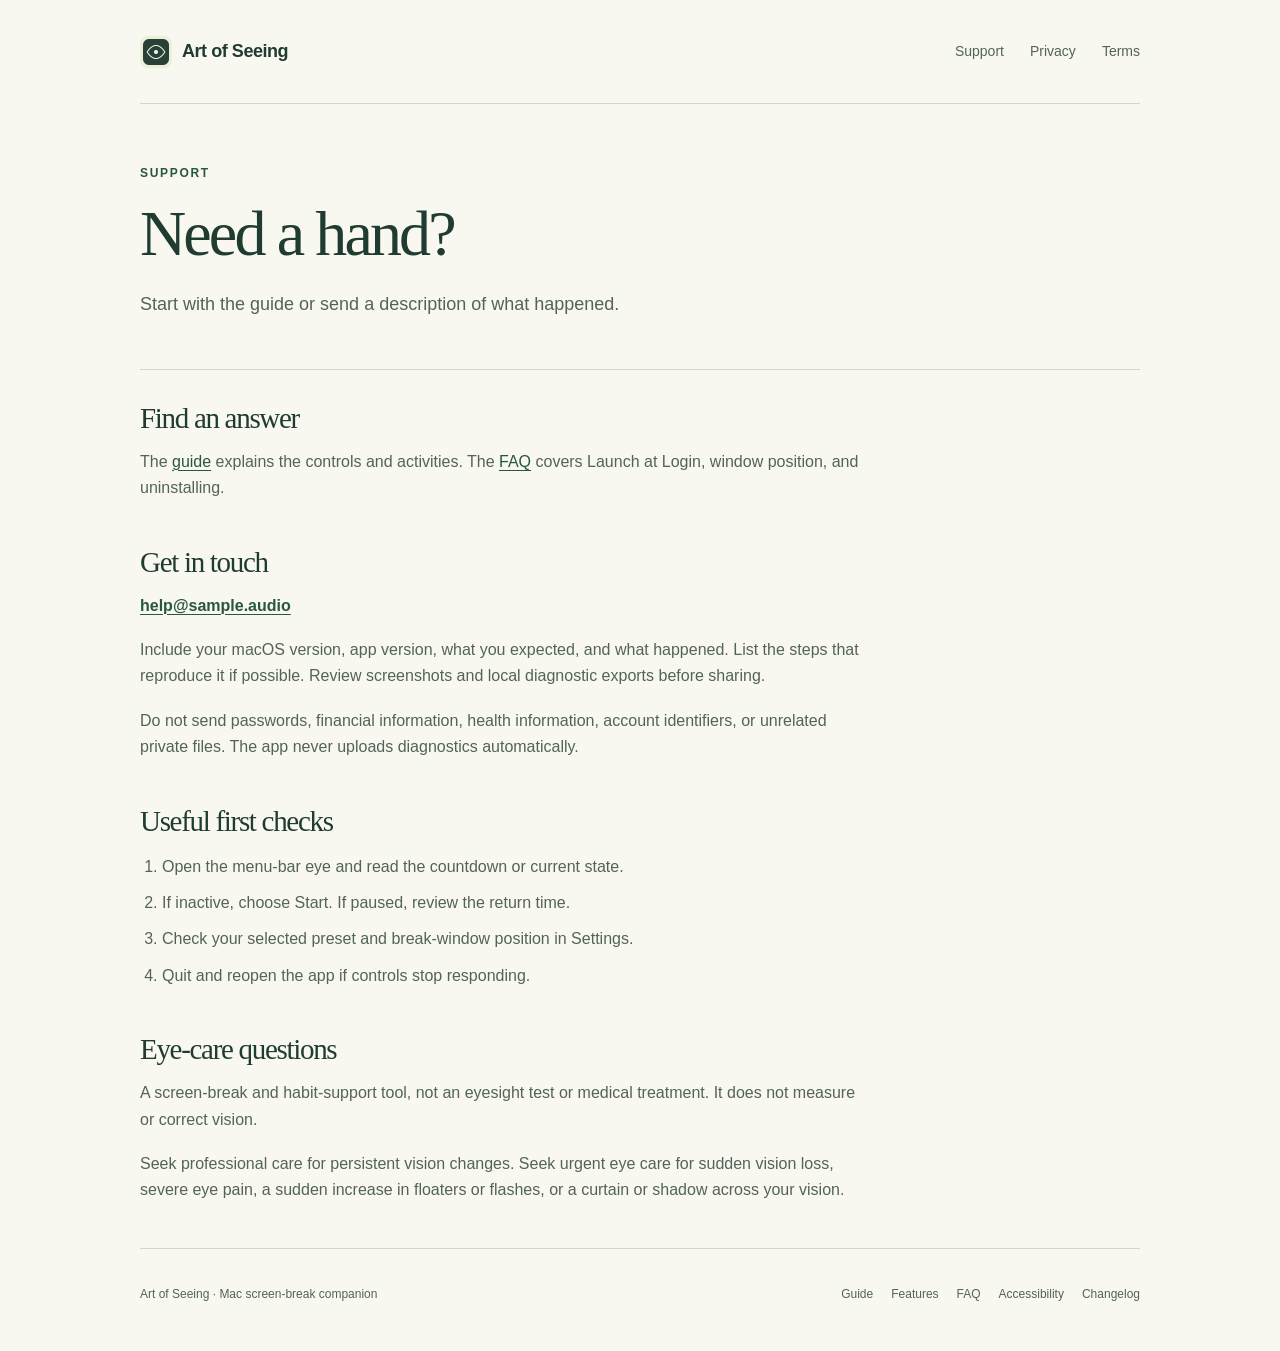
<file: support.html>
<!doctype html>
<html lang="en"><head><meta charset="utf-8"><meta name="viewport" content="width=device-width,initial-scale=1"><title>Art of Seeing — Support</title><meta name="description" content="A quiet Mac menu-bar companion for regular screen breaks."><meta name="robots" content="index, follow"><meta name="color-scheme" content="light dark"><meta name="referrer" content="no-referrer"><meta http-equiv="Content-Security-Policy" content="default-src 'none'; style-src 'self'; img-src 'self'; font-src 'self'; base-uri 'none'; form-action 'none'"><meta property="og:type" content="website"><meta property="og:title" content="Art of Seeing"><meta property="og:description" content="A quiet Mac menu-bar companion for regular screen breaks."><link rel="canonical" href="https://jentler.github.io/Art-of-Seeing-support/support.html"><meta property="og:url" content="https://jentler.github.io/Art-of-Seeing-support/support.html"><meta property="og:image" content="https://jentler.github.io/Art-of-Seeing-support/assets/social.png"><link rel="icon" type="image/svg+xml" href="assets/identity.svg"><link rel="stylesheet" href="assets/style.css"></head>
<body><a class="skip" href="#main">Skip to content</a><header class="site-header"><a class="brand" href="index.html" aria-label="Art of Seeing home"><img src="assets/app-icon.png" alt="" width="32" height="32"><span>Art of Seeing</span></a><nav aria-label="Main navigation"><a href="index.html#support">Support</a><a href="index.html#privacy">Privacy</a><a href="index.html#terms">Terms</a></nav></header><main id="main" tabindex="-1"><header class="page-heading"><p class="eyebrow">Support</p><h1>Need a hand?</h1><p class="lead">Start with the guide or send a description of what happened.</p></header>
<div class="prose"><section><h2>Find an answer</h2><p>The <a href="guide.html">guide</a> explains the controls and activities. The <a href="faq.html">FAQ</a> covers Launch at Login, window position, and uninstalling.</p></section><section><h2>Get in touch</h2><p class="contact"><a class="email-link" href="mailto:help@sample.audio">help@sample.audio</a></p><p>Include your macOS version, app version, what you expected, and what happened. List the steps that reproduce it if possible. Review screenshots and local diagnostic exports before sharing.</p><p>Do not send passwords, financial information, health information, account identifiers, or unrelated private files. The app never uploads diagnostics automatically.</p></section><section><h2>Useful first checks</h2><ol><li>Open the menu-bar eye and read the countdown or current state.</li><li>If inactive, choose Start. If paused, review the return time.</li><li>Check your selected preset and break-window position in Settings.</li><li>Quit and reopen the app if controls stop responding.</li></ol></section><section><h2>Eye-care questions</h2><p data-claim="C006">A screen-break and habit-support tool, not an eyesight test or medical treatment. It does not measure or correct vision.</p><p data-claim="C007">Seek professional care for persistent vision changes. Seek urgent eye care for sudden vision loss, severe eye pain, a sudden increase in floaters or flashes, or a curtain or shadow across your vision.</p></section></div>
</main><footer class="site-footer"><span>Art of Seeing · Mac screen-break companion</span><nav aria-label="Footer navigation"><a href="guide.html">Guide</a><a href="features.html">Features</a><a href="faq.html">FAQ</a><a href="accessibility.html">Accessibility</a><a href="changelog.html">Changelog</a></nav></footer></body></html>
</file>
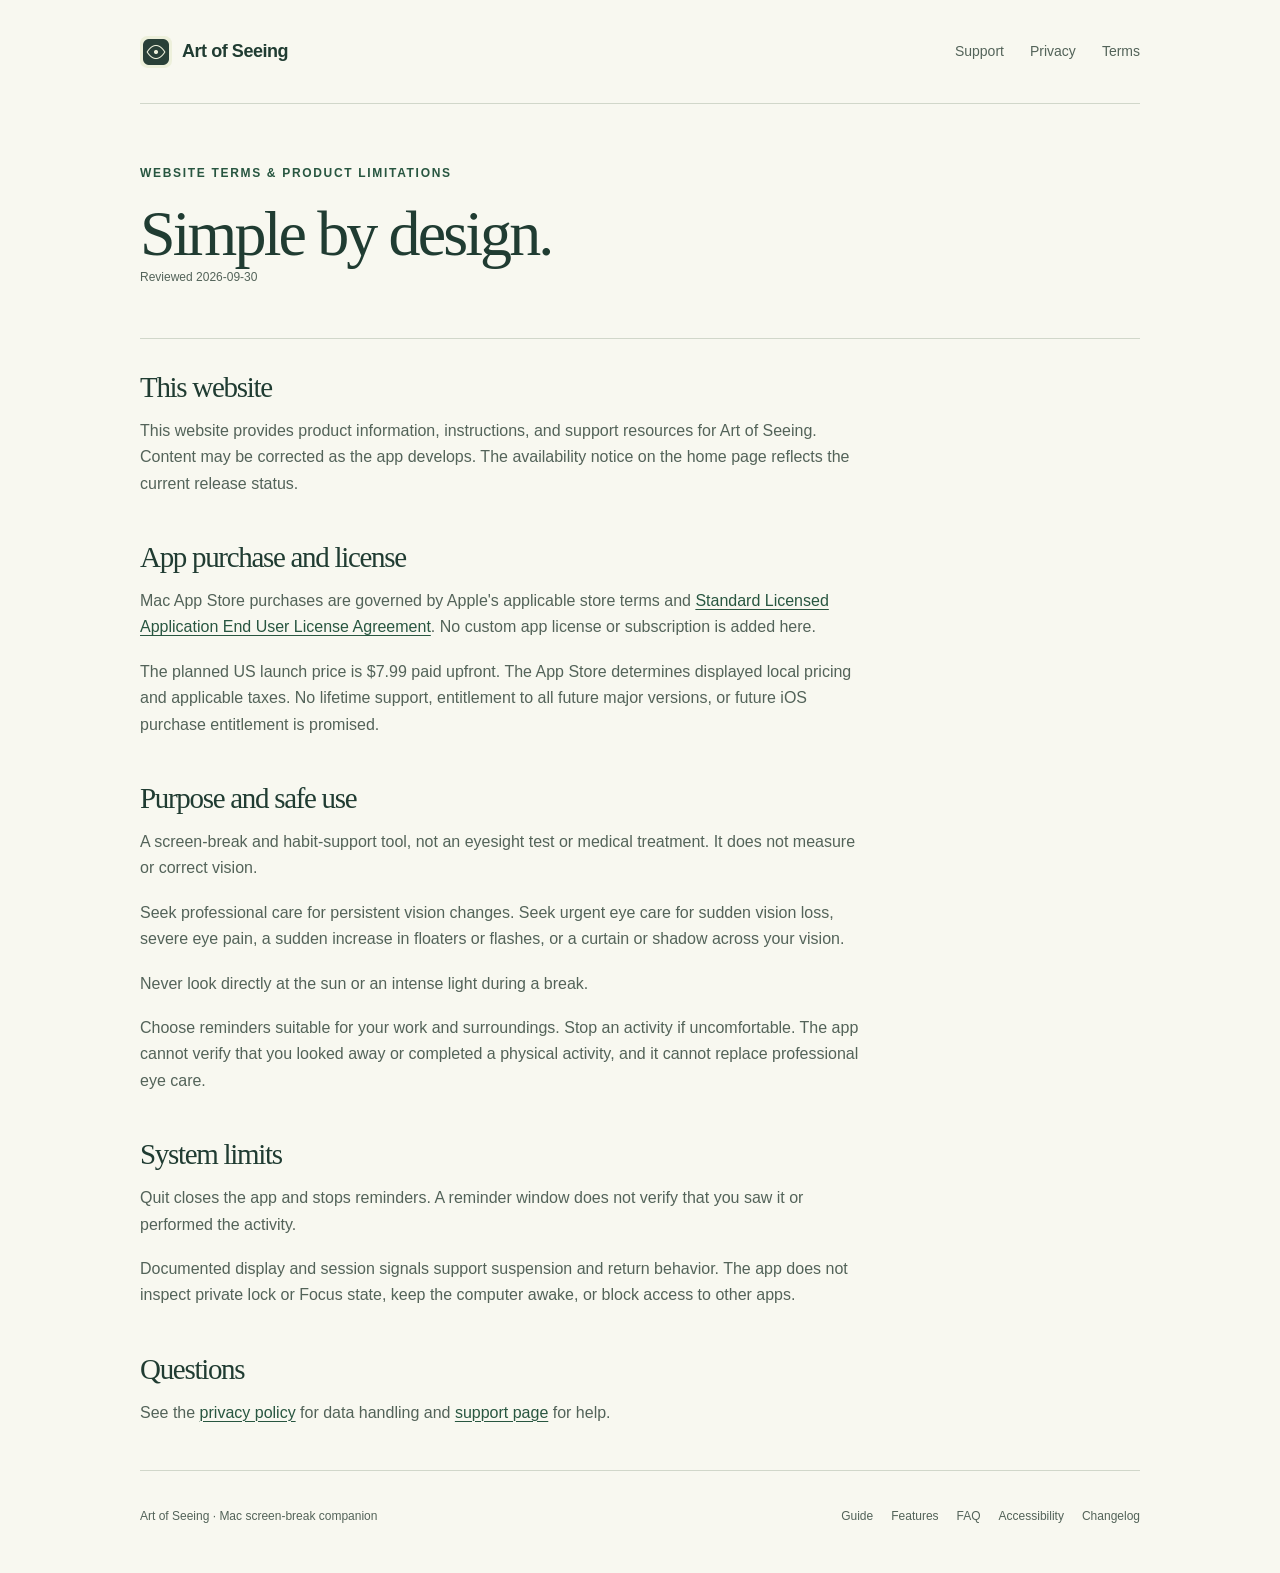
<file: terms.html>
<!doctype html>
<html lang="en"><head><meta charset="utf-8"><meta name="viewport" content="width=device-width,initial-scale=1"><title>Art of Seeing — Terms</title><meta name="description" content="A quiet Mac menu-bar companion for regular screen breaks."><meta name="robots" content="index, follow"><meta name="color-scheme" content="light dark"><meta name="referrer" content="no-referrer"><meta http-equiv="Content-Security-Policy" content="default-src 'none'; style-src 'self'; img-src 'self'; font-src 'self'; base-uri 'none'; form-action 'none'"><meta property="og:type" content="website"><meta property="og:title" content="Art of Seeing"><meta property="og:description" content="A quiet Mac menu-bar companion for regular screen breaks."><link rel="canonical" href="https://jentler.github.io/Art-of-Seeing-support/terms.html"><meta property="og:url" content="https://jentler.github.io/Art-of-Seeing-support/terms.html"><meta property="og:image" content="https://jentler.github.io/Art-of-Seeing-support/assets/social.png"><link rel="icon" type="image/svg+xml" href="assets/identity.svg"><link rel="stylesheet" href="assets/style.css"></head>
<body><a class="skip" href="#main">Skip to content</a><header class="site-header"><a class="brand" href="index.html" aria-label="Art of Seeing home"><img src="assets/app-icon.png" alt="" width="32" height="32"><span>Art of Seeing</span></a><nav aria-label="Main navigation"><a href="index.html#support">Support</a><a href="index.html#privacy">Privacy</a><a href="index.html#terms">Terms</a></nav></header><main id="main" tabindex="-1"><header class="page-heading"><p class="eyebrow">Website terms &amp; product limitations</p><h1>Simple by design.</h1><p class="fine">Reviewed 2026-09-30</p></header>
<div class="prose">
<section><h2>This website</h2><p>This website provides product information, instructions, and support resources for Art of Seeing. Content may be corrected as the app develops. The availability notice on the home page reflects the current release status.</p></section>
<section><h2>App purchase and license</h2><p>Mac App Store purchases are governed by Apple's applicable store terms and <a href="https://www.apple.com/legal/internet-services/itunes/dev/stdeula/">Standard Licensed Application End User License Agreement</a>. No custom app license or subscription is added here.</p><p>The planned US launch price is $7.99 paid upfront. The App Store determines displayed local pricing and applicable taxes. No lifetime support, entitlement to all future major versions, or future iOS purchase entitlement is promised.</p></section>
<section><h2>Purpose and safe use</h2><p data-claim="C006">A screen-break and habit-support tool, not an eyesight test or medical treatment. It does not measure or correct vision.</p><p data-claim="C007">Seek professional care for persistent vision changes. Seek urgent eye care for sudden vision loss, severe eye pain, a sudden increase in floaters or flashes, or a curtain or shadow across your vision.</p><p data-claim="C008">Never look directly at the sun or an intense light during a break.</p><p>Choose reminders suitable for your work and surroundings. Stop an activity if uncomfortable. The app cannot verify that you looked away or completed a physical activity, and it cannot replace professional eye care.</p></section>
<section><h2>System limits</h2><p>Quit closes the app and stops reminders. A reminder window does not verify that you saw it or performed the activity.</p><p>Documented display and session signals support suspension and return behavior. The app does not inspect private lock or Focus state, keep the computer awake, or block access to other apps.</p></section>
<section><h2>Questions</h2><p>See the <a href="privacy.html">privacy policy</a> for data handling and <a href="support.html">support page</a> for help. </p></section>
</div>
</main><footer class="site-footer"><span>Art of Seeing · Mac screen-break companion</span><nav aria-label="Footer navigation"><a href="guide.html">Guide</a><a href="features.html">Features</a><a href="faq.html">FAQ</a><a href="accessibility.html">Accessibility</a><a href="changelog.html">Changelog</a></nav></footer></body></html>
</file>
<file: assets/style.css>
:root{color-scheme:light dark;--bg:#f8f8f0;--ink:#203c32;--muted:#536359;--line:#d1d7ca;--accent:#285640;--surface:#edf0e6;--focus:#805014;--white:#ffffff;--measure:1000px;font-family:-apple-system,BlinkMacSystemFont,"Segoe UI",sans-serif;font-size:16px;font-synthesis:none;-webkit-font-smoothing:antialiased}
*{box-sizing:border-box}body{margin:0;background:var(--bg);color:var(--ink);line-height:1.65}a{color:var(--accent);text-underline-offset:.2em;text-decoration-thickness:1px}a:hover{text-decoration-thickness:2px}a:focus-visible,summary:focus-visible{outline:3px solid var(--focus);outline-offset:5px;border-radius:3px}img{display:block;max-width:100%;height:auto}p{margin:0 0 18px}h1,h2{font-family:Georgia,"Times New Roman",serif;font-weight:400;letter-spacing:-.045em}h1{margin:0;max-width:640px;font-size:clamp(42px,5.4vw,64px);line-height:1.08;text-wrap:balance}h2{margin:0 0 14px;font-size:34px;line-height:1.14}h3{font-size:16px;font-weight:650;line-height:1.4;margin:28px 0 8px}main,.site-header,.site-footer,.development{width:min(var(--measure),calc(100% - 80px));margin-inline:auto}.skip{position:absolute;top:-100px;left:20px;padding:10px 18px;background:var(--bg);z-index:2}.skip:focus{top:12px}.site-header,.site-footer{display:flex;align-items:center;justify-content:space-between;gap:24px}.site-header{min-height:104px;border-bottom:1px solid var(--line)}.brand{display:inline-flex;align-items:center;gap:10px;color:var(--ink);font-size:18px;font-weight:650;text-decoration:none;letter-spacing:-.025em;white-space:nowrap}.brand img{width:32px;height:32px;border-radius:23%}.site-header nav,.site-footer nav{display:flex;gap:26px;flex-wrap:wrap}.site-header nav a,.site-footer nav a{color:var(--muted);font-size:14px;text-decoration:none;padding-block:8px}.site-header nav a:hover,.site-header nav a[aria-current=page],.site-footer nav a:hover{text-decoration:underline}.development{font-size:12px;line-height:1.5;padding:10px 0;color:var(--muted)}.intro{display:grid;grid-template-columns:minmax(0,1fr) 220px;align-items:center;gap:50px;padding:76px 0 78px}.eyebrow{margin:0 0 15px;color:var(--accent);font-size:12px;font-weight:650;letter-spacing:.14em;text-transform:uppercase}.lead{max-width:560px;margin:22px 0 18px;color:var(--muted);font-size:18px;line-height:1.6}.intro-detail{max-width:540px;color:var(--muted)}.hero-icon{width:220px;height:auto;border-radius:23%}.actions{display:flex;align-items:center;flex-wrap:wrap;gap:20px;margin:24px 0 16px}.button,.availability{display:inline-block;border:1px solid var(--accent);border-radius:9px;padding:12px 18px;background:var(--accent);color:var(--white);font-size:15px;font-weight:600;line-height:1.4;text-align:center;text-decoration:none}.availability{background:var(--surface);border-color:var(--line);color:var(--ink)}.product-facts{display:flex;flex-wrap:wrap;gap:5px 18px;list-style:none;padding:0;margin:0;color:var(--muted);font-size:13px}.content-section{display:grid;grid-template-columns:260px minmax(0,1fr);gap:70px;padding:48px 0;border-top:1px solid var(--line);scroll-margin-top:24px}.section-heading>p:not(.eyebrow){color:var(--muted);font-size:14px}.section-body>:first-child{margin-top:0}.section-body>:last-child{margin-bottom:0}.help-list details{border-bottom:1px solid var(--line);padding:15px 0}.help-list details:first-child{padding-top:0}summary{cursor:pointer;padding:2px 8px 2px 0;color:var(--ink);font-weight:600}summary::marker{color:var(--accent);font-size:.8em}details p{margin:12px 0 2px;color:var(--muted);font-size:15px}.support-note{margin:22px 0 0;color:var(--muted);font-size:13px}.policy-copy{font-size:15px;color:var(--muted)}.policy-copy h3{color:var(--ink)}.updated{font-size:12px!important}.site-footer{padding-block:28px 38px;border-top:1px solid var(--line);color:var(--muted);font-size:12px}.site-footer nav{gap:18px}.site-footer nav a{font-size:12px}.contact-note{font-size:13px;color:var(--muted)}
/* Secondary reference pages keep their detail without crowding the support home. */
.page-heading{padding:60px 0 32px;margin-bottom:32px;border-bottom:1px solid var(--line)}.page-heading .fine{font-size:12px;color:var(--muted)}.prose{max-width:720px}.prose section{margin-bottom:44px;scroll-margin-top:24px}.prose h2{font-size:29px}.prose p,.prose li,.prose dd{color:var(--muted)}.prose ul,.prose ol{padding-left:22px}.prose li{margin-bottom:10px}.reading-layout{display:grid;grid-template-columns:160px minmax(0,1fr);gap:50px}.contents{display:flex;flex-direction:column;gap:10px;align-self:start;font-size:14px;position:sticky;top:24px}.control-list dt{font-weight:650;margin-top:18px}.control-list dd{margin:0 0 10px}.activity{border-top:1px solid var(--line);padding-top:20px;margin-top:26px}.activity h3{margin-top:0}.activity .fine{font-size:13px}.faq{max-width:760px}.faq details{border-bottom:1px solid var(--line);padding:16px 0}.faq details p{margin:12px 0 4px}.feature-row{display:grid;grid-template-columns:1fr 1fr;gap:50px;align-items:center;padding:20px 0 44px;border-bottom:1px solid var(--line);margin-bottom:24px}.feature-row p,.feature-grid p{color:var(--muted)}.feature-grid{display:grid;grid-template-columns:1fr 1fr;gap:28px 50px}.feature-grid h3{margin-top:0}.section{padding:36px 0;border-bottom:1px solid var(--line)}.closing{margin-bottom:32px}.wellness{padding:26px 0;color:var(--muted);max-width:800px;font-size:14px}.capture{margin:0;padding:20px 16px 12px;background:var(--surface);border:1px solid var(--line);border-radius:12px;text-align:center;overflow:hidden}.capture img{max-height:440px;width:auto;object-fit:contain;margin-inline:auto}.capture.pending{min-height:260px;display:flex;flex-direction:column;align-items:center;justify-content:center}.capture.pending img{width:96px}figcaption{font-size:12px;line-height:1.5;color:var(--muted);margin-top:14px}.text-link{font-size:15px}
@media(max-width:760px){main,.site-header,.site-footer,.development{width:min(600px,calc(100% - 40px))}.site-header{min-height:88px;gap:12px}.brand{font-size:16px;gap:6px}.site-header nav{gap:16px}.site-header nav a{font-size:13px}.intro{grid-template-columns:minmax(0,1fr) 128px;gap:22px;padding:48px 0}.hero-icon{width:128px}.intro h1{font-size:44px}.lead{font-size:16px}.content-section{grid-template-columns:1fr;gap:26px;padding:36px 0}.section-heading>p:last-child{margin-bottom:0}h2{max-width:450px}.reading-layout{grid-template-columns:1fr;gap:26px}.contents{position:static;flex-direction:row;flex-wrap:wrap;gap:10px 18px}.feature-row{gap:28px}.site-footer{flex-direction:column;align-items:flex-start;gap:8px}.site-footer nav{gap:18px}}
@media(max-width:480px){.site-header{flex-wrap:wrap;justify-content:center;gap:0;padding:18px 0 12px}.brand{flex-basis:100%;justify-content:center;margin-bottom:8px}.site-header nav{gap:24px}.intro{display:flex;flex-direction:column-reverse;align-items:flex-start;gap:22px;padding-top:26px}.hero-icon{width:104px}.intro h1{font-size:42px}h2{font-size:32px}.feature-row,.feature-grid{grid-template-columns:1fr}.page-heading{padding:36px 0 26px}.page-heading h1{font-size:40px}}
@media(prefers-color-scheme:dark){:root{--bg:#16261e;--ink:#f0f2e9;--muted:#c2ccbd;--line:#4a5d4d;--accent:#d0e2b9;--surface:#23382b;--white:#16261e;--focus:#efc68d}}
@media(prefers-reduced-motion:reduce){*{scroll-behavior:auto!important;animation:none!important;transition:none!important}}
@media(prefers-contrast:more){:root{--muted:var(--ink);--line:var(--ink)}}
@media print{.skip,.development,.hero-icon,nav,.actions{display:none}main,.site-header,.site-footer{width:100%}.intro,.content-section,.feature-row,.reading-layout{display:block;padding-block:20px}.section-heading{margin-bottom:20px}body{background:#fff;color:#000}.contents{position:static}}

.email-link{font-weight:600}.section-heading .email-link{font-size:17px}.policy-copy .email-link{font-size:inherit}
</file>
